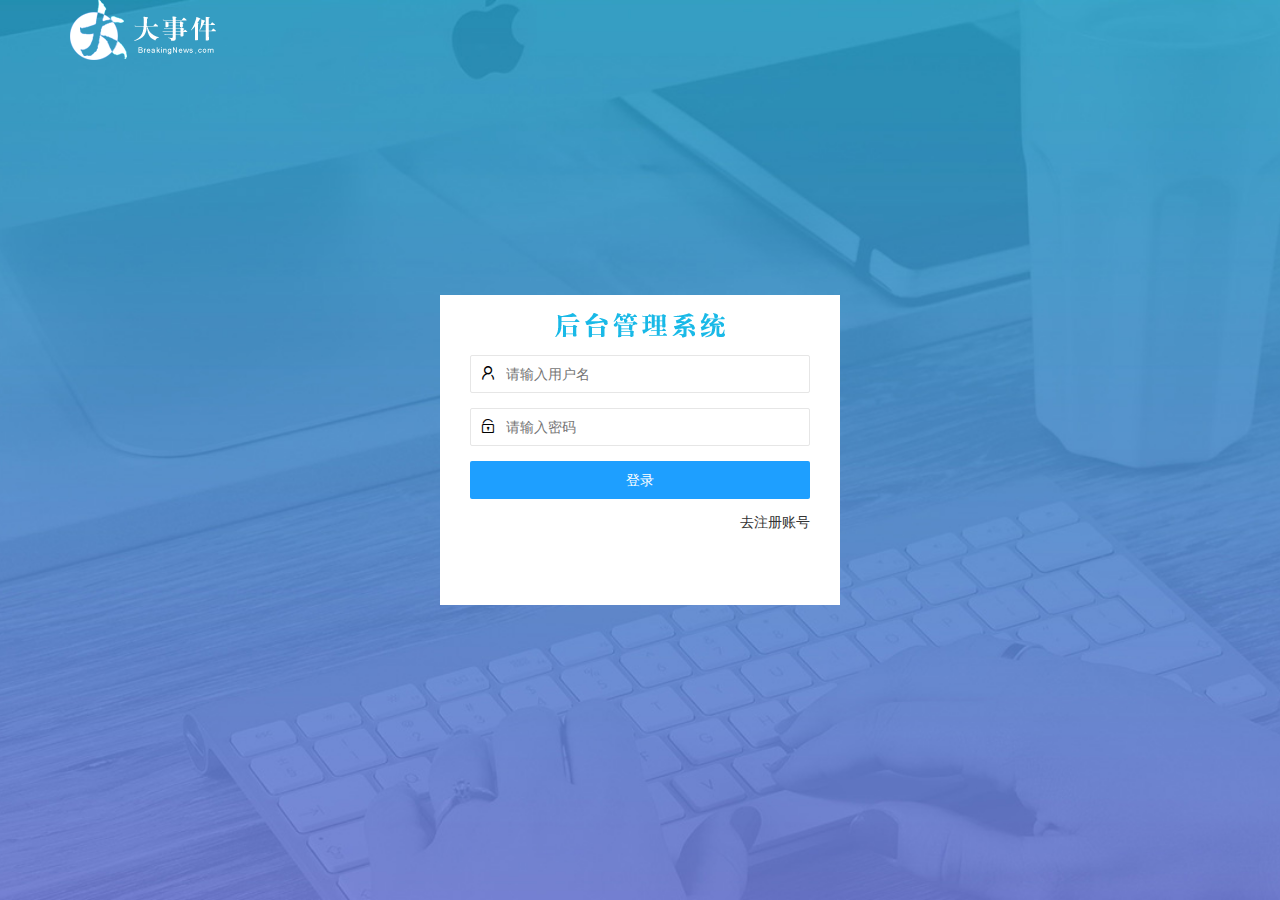
<file: login.html>
<!DOCTYPE html>
<html lang="en">

<head>
    <meta charset="UTF-8">
    <meta name="viewport" content="width=device-width, initial-scale=1.0">
    <title>Document</title>
    <link rel="stylesheet" href="/assets/lib/layui/css/layui.css">
    <link rel="stylesheet" href="/assets/css/login.css">

</head>

<body>
    <!-- 登录logo -->
    <div class="layui-main">
        <img src="/assets/images/logo.png" alt="">
    </div>
    <!-- 登录注册区域 -->
    <div class="loginAndRegBox">
        <!-- 标题 -->
        <div class="title-box"></div>
        <!-- 登录区域 -->
        <div class="login-box">
            <form class="layui-form" action="" id="form-login">
                <div class="layui-form-item">
                    <i class="layui-icon layui-icon-username"></i>
                    <input type="text" name="username" required lay-verify="required" placeholder="请输入用户名" autocomplete="off" class="layui-input">
                </div>
                <div class="layui-form-item">
                    <i class="layui-icon layui-icon-password"></i>
                    <input type="password" name="password" required lay-verify="required|pwd" placeholder="请输入密码" autocomplete="off" class="layui-input">
                </div>
                <div class="layui-form-item">
                    <button class="layui-btn layui-btn-normal layui-btn-fluid" lay-submit>登录</button>
                </div>
                <div class="layui-form-item link">
                    <a href="javascript:;" id="link-reg">去注册账号</a>
                </div>
            </form>
        </div>
        <!-- 注册区域 -->
        <div class="reg-box" style="display: none;">
            <form class="layui-form" action="" id="form-reg">
                <div class="layui-form-item">
                    <i class="layui-icon layui-icon-username"></i>
                    <input type="text" name="username" required lay-verify="required" placeholder="请输入用户名" autocomplete="off" class="layui-input">
                </div>
                <div class="layui-form-item">
                    <i class="layui-icon layui-icon-password"></i>
                    <input type="password" name="password" required lay-verify="required|pwd" placeholder="请输入密码" autocomplete="off" class="layui-input">
                </div>
                <div class="layui-form-item">
                    <i class="layui-icon layui-icon-password"></i>
                    <input type="password" name="repassword" required lay-verify="required|pwd|repwd" placeholder="请再次输入密码" autocomplete="off" class="layui-input">
                </div>
                <div class="layui-form-item">
                    <button class="layui-btn layui-btn-normal layui-btn-fluid" lay-submit>注册</button>
                </div>
                <div class="layui-form-item link">
                    <a href="javascript:;" id="link-login">去登录</a>
                </div>
            </form>
        </div>
    </div>


    <script src="/assets/lib/layui/layui.all.js"></script>
    <script src="/assets/lib/jquery.js"></script>
    <script src="/assets/js/baseAPI.js"></script>
    <script src="/assets/js/login.js"></script>
</body>

</html>
</file>
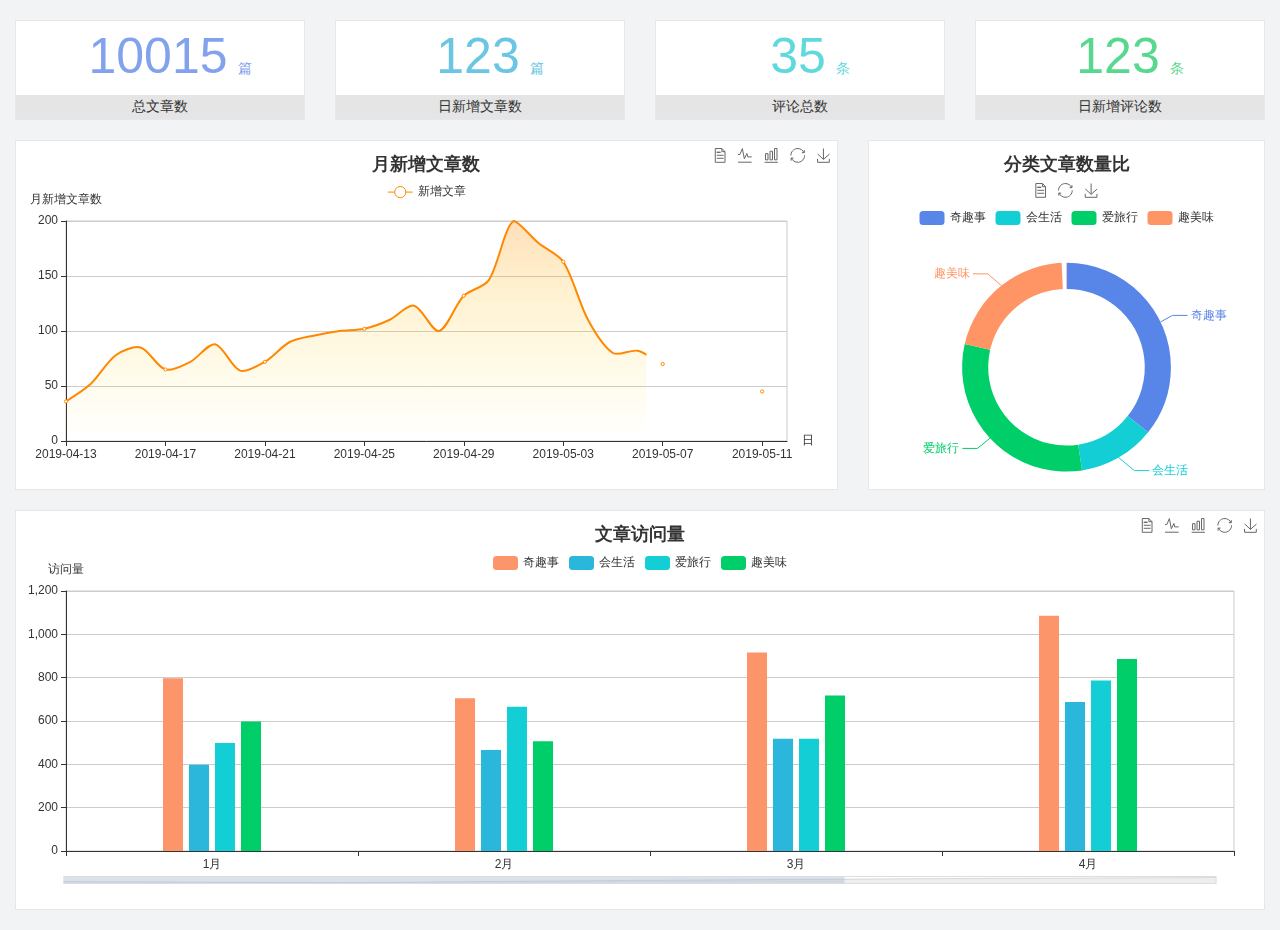
<file: home/dashboard.html>
<!DOCTYPE html>
<html lang="en">

<head>
  <meta charset="UTF-8">
  <meta name="viewport" content="width=device-width, initial-scale=1.0">
  <meta http-equiv="X-UA-Compatible" content="ie=edge">
  <title>图表统计</title>
  <link rel="stylesheet" href="../assets/lib/bootstrap.css" />
  <link rel="stylesheet" href="../assets/lib/main.css" />
  <script src="../assets/lib/jquery.js"></script>
  <script type="text/javascript" src="../assets/lib/echarts.min.js"></script>
</head>

<body>
  <div class="container-fluid">
    <div class="row spannel_list">
      <div class="col-sm-3 col-xs-6">
        <div class="spannel">
          <em>10015</em><span>篇</span>
          <b>总文章数</b>
        </div>
      </div>
      <div class="col-sm-3 col-xs-6">
        <div class="spannel scolor01">
          <em>123</em><span>篇</span>
          <b>日新增文章数</b>
        </div>
      </div>
      <div class="col-sm-3 col-xs-6">
        <div class="spannel scolor02">
          <em>35</em><span>条</span>
          <b>评论总数</b>
        </div>
      </div>
      <div class="col-sm-3 col-xs-6">
        <div class="spannel scolor03">
          <em>123</em><span>条</span>
          <b>日新增评论数</b>
        </div>
      </div>
    </div>
  </div>

  <div class="container-fluid">
    <div class="row curve-pie">
      <div class="col-lg-8 col-md-8">
        <div class="gragh_pannel" id="curve_show"></div>
      </div>
      <div class="col-lg-4 col-md-4">
        <div class="gragh_pannel" id="pie_show"></div>
      </div>
    </div>
  </div>

  <div class="container-fluid">
    <div class="column_pannel" id="column_show"></div>
  </div>

  <script>
    var oChart = echarts.init(document.getElementById('curve_show'));
    var aList_all = [
      { 'count': 36, 'date': '2019-04-13' },
      { 'count': 52, 'date': '2019-04-14' },
      { 'count': 78, 'date': '2019-04-15' },
      { 'count': 85, 'date': '2019-04-16' },
      { 'count': 65, 'date': '2019-04-17' },
      { 'count': 72, 'date': '2019-04-18' },
      { 'count': 88, 'date': '2019-04-19' },
      { 'count': 64, 'date': '2019-04-20' },
      { 'count': 72, 'date': '2019-04-21' },
      { 'count': 90, 'date': '2019-04-22' },
      { 'count': 96, 'date': '2019-04-23' },
      { 'count': 100, 'date': '2019-04-24' },
      { 'count': 102, 'date': '2019-04-25' },
      { 'count': 110, 'date': '2019-04-26' },
      { 'count': 123, 'date': '2019-04-27' },
      { 'count': 100, 'date': '2019-04-28' },
      { 'count': 132, 'date': '2019-04-29' },
      { 'count': 146, 'date': '2019-04-30' },
      { 'count': 200, 'date': '2019-05-01' },
      { 'count': 180, 'date': '2019-05-02' },
      { 'count': 163, 'date': '2019-05-03' },
      { 'count': 110, 'date': '2019-05-04' },
      { 'count': 80, 'date': '2019-05-05' },
      { 'count': 82, 'date': '2019-05-06' },
      { 'count': 70, 'date': '2019-05-07' },
      { 'count': 65, 'date': '2019-05-08' },
      { 'count': 54, 'date': '2019-05-09' },
      { 'count': 40, 'date': '2019-05-10' },
      { 'count': 45, 'date': '2019-05-11' },
      { 'count': 38, 'date': '2019-05-12' },
    ];

    let aCount = [];
    let aDate = [];

    for (var i = 0; i < aList_all.length; i++) {
      aCount.push(aList_all[i].count);
      aDate.push(aList_all[i].date);
    }

    var chartopt = {
      title: {
        text: '月新增文章数',
        left: 'center',
        top: '10'
      },
      tooltip: {
        trigger: 'axis'
      },
      legend: {
        data: ['新增文章'],
        top: '40'
      },
      toolbox: {
        show: true,
        feature: {
          mark: { show: true },
          dataView: { show: true, readOnly: false },
          magicType: { show: true, type: ['line', 'bar'] },
          restore: { show: true },
          saveAsImage: { show: true }
        }
      },
      calculable: true,
      xAxis: [
        {
          name: '日',
          type: 'category',
          boundaryGap: false,
          data: aDate
        }
      ],
      yAxis: [
        {
          name: '月新增文章数',
          type: 'value'
        }
      ],
      series: [
        {
          name: '新增文章',
          type: 'line',
          smooth: true,
          itemStyle: { normal: { areaStyle: { type: 'default' }, color: '#f80' }, lineStyle: { color: '#f80' } },
          data: aCount
        }],
      areaStyle: {
        normal: {
          color: new echarts.graphic.LinearGradient(0, 0, 0, 1, [{
            offset: 0,
            color: 'rgba(255,136,0,0.39)'
          }, {
            offset: .34,
            color: 'rgba(255,180,0,0.25)'
          }, {
            offset: 1,
            color: 'rgba(255,222,0,0.00)'
          }])

        }
      },
      grid: {
        show: true,
        x: 50,
        x2: 50,
        y: 80,
        height: 220
      }
    };

    oChart.setOption(chartopt);


    var oPie = echarts.init(document.getElementById('pie_show'));
    var oPieopt =
    {
      title: {
        top: 10,
        text: '分类文章数量比',
        x: 'center'
      },
      tooltip: {
        trigger: 'item',
        formatter: "{a} <br/>{b} : {c} ({d}%)"
      },
      color: ['#5885e8', '#13cfd5', '#00ce68', '#ff9565'],
      legend: {
        x: 'center',
        top: 65,
        data: ['奇趣事', '会生活', '爱旅行', '趣美味']
      },
      toolbox: {
        show: true,
        x: 'center',
        top: 35,
        feature: {
          mark: { show: true },
          dataView: { show: true, readOnly: false },
          magicType: {
            show: true,
            type: ['pie', 'funnel'],
            option: {
              funnel: {
                x: '25%',
                width: '50%',
                funnelAlign: 'left',
                max: 1548
              }
            }
          },
          restore: { show: true },
          saveAsImage: { show: true }
        }
      },
      calculable: true,
      series: [
        {
          name: '访问来源',
          type: 'pie',
          radius: ['45%', '60%'],
          center: ['50%', '65%'],
          data: [
            { value: 300, name: '奇趣事' },
            { value: 100, name: '会生活' },
            { value: 260, name: '爱旅行' },
            { value: 180, name: '趣美味' }
          ]
        }
      ]
    };
    oPie.setOption(oPieopt);



    var oColumn = this.echarts.init(document.getElementById('column_show'));
    var oColumnopt =
    {
      title: {
        text: '文章访问量',
        left: 'center',
        top: '10'
      },
      tooltip: {
        trigger: 'axis'
      },
      legend: {
        data: ['奇趣事', '会生活', '爱旅行', '趣美味'],
        top: '40'
      },
      toolbox: {
        show: true,
        feature: {
          mark: { show: true },
          dataView: { show: true, readOnly: false },
          magicType: { show: true, type: ['line', 'bar'] },
          restore: { show: true },
          saveAsImage: { show: true }
        }
      },
      calculable: true,
      xAxis: [
        {
          type: 'category',
          data: ['1月', '2月', '3月', '4月', '5月']
        }
      ],
      yAxis: [
        {
          name: '访问量',
          type: 'value'
        }
      ],
      series: [
        {
          name: '奇趣事',
          type: 'bar',
          barWidth: 20,
          itemStyle: {
            normal: { areaStyle: { type: 'default' }, color: '#fd956a' }
          },
          data: [800, 708, 920, 1090, 1200]
        },
        {
          name: '会生活',
          type: 'bar',
          barWidth: 20,
          itemStyle: {
            normal: { areaStyle: { type: 'default' }, color: '#2bb6db' }
          },
          data: [400, 468, 520, 690, 800]
        },
        {
          name: '爱旅行',
          type: 'bar',
          barWidth: 20,
          itemStyle: {
            normal: { areaStyle: { type: 'default' }, color: '#13cfd5' }
          },
          data: [500, 668, 520, 790, 900]
        },
        {
          name: '趣美味',
          type: 'bar',
          barWidth: 20,
          itemStyle: {
            normal: { areaStyle: { type: 'default' }, color: '#00ce68' }
          },
          data: [600, 508, 720, 890, 1000]
        }
      ],
      grid: {
        show: true,
        x: 50,
        x2: 30,
        y: 80,
        height: 260
      },
      dataZoom: [//给x轴设置滚动条
        {
          start: 0,//默认为0
          end: 100 - 1000 / 31,//默认为100
          type: 'slider',
          show: true,
          xAxisIndex: [0],
          handleSize: 0,//滑动条的 左右2个滑动条的大小
          height: 8,//组件高度
          left: 45, //左边的距离
          right: 50,//右边的距离
          bottom: 26,//右边的距离
          handleColor: '#ddd',//h滑动图标的颜色
          handleStyle: {
            borderColor: "#cacaca",
            borderWidth: "1",
            shadowBlur: 2,
            background: "#ddd",
            shadowColor: "#ddd",
          }
        }]
    };
    oColumn.setOption(oColumnopt);
  </script>
</body>

</html>
</file>
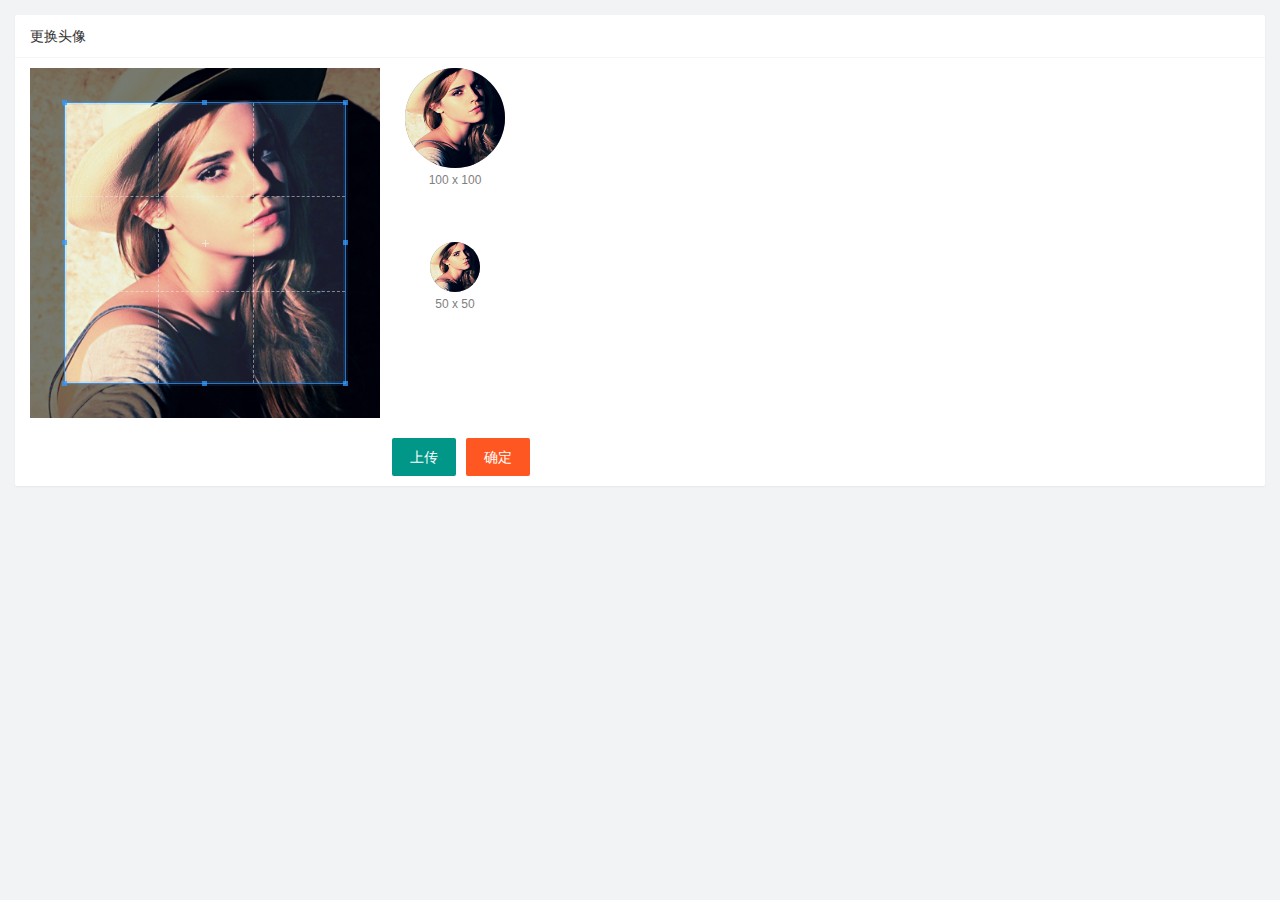
<file: user/user_avatar.html>
<!DOCTYPE html>
<html lang="en">

<head>
    <meta charset="UTF-8">
    <meta name="viewport" content="width=device-width, initial-scale=1.0">
    <title>Document</title>
    <link rel="stylesheet" href="/assets/lib/layui/css/layui.css">
    <link rel="stylesheet" href="/assets/lib/cropper/cropper.css">
    <link rel="stylesheet" href="/assets/css/user/user_avatar.css">
</head>

<body>
    <div class="layui-card">
        <div class="layui-card-header">更换头像</div>
        <div class="layui-card-body">
            <!-- 第一行的图片裁剪和预览区域 -->
            <div class="row1">
                <!-- 图片裁剪区域 -->
                <div class="cropper-box">
                    <!-- 这个 img 标签很重要，将来会把它初始化为裁剪区域 -->
                    <img id="image" src="/assets/images/sample.jpg" />
                </div>
                <!-- 图片的预览区域 -->
                <div class="preview-box">
                    <div>
                        <!-- 宽高为 100px 的预览区域 -->
                        <div class="img-preview w100"></div>
                        <p class="size">100 x 100</p>
                    </div>
                    <div>
                        <!-- 宽高为 50px 的预览区域 -->
                        <div class="img-preview w50"></div>
                        <p class="size">50 x 50</p>
                    </div>
                </div>
            </div>
            <!-- 第二行的按钮区域 -->
            <div class="row2">
                <input type="file" id="file" accept="image/png,image/jpeg">
                <button type="button" class="layui-btn" id="btnChooseImage">上传</button>
                <button type="button" class="layui-btn layui-btn-danger" id="btnUpload">确定</button>
            </div>


        </div>
    </div>





    <!-- 引用layui的js -->
    <script src="/assets/lib/layui/layui.all.js"></script>
    <!-- 插件的js,按顺序引入下面三个js文件 -->
    <script src="/assets/lib/jquery.js"></script>
    <script src="/assets/lib/cropper/Cropper.js"></script>
    <script src="/assets/lib/cropper/jquery-cropper.js"></script>
    <!-- 导入自己封装的baseAPI -->
    <script src="/assets/js/baseAPI.js"></script>
    <!-- 导入自己的js -->
    <script src="/assets/js/user/user_avatar.js"></script>
</body>

</html>
</file>
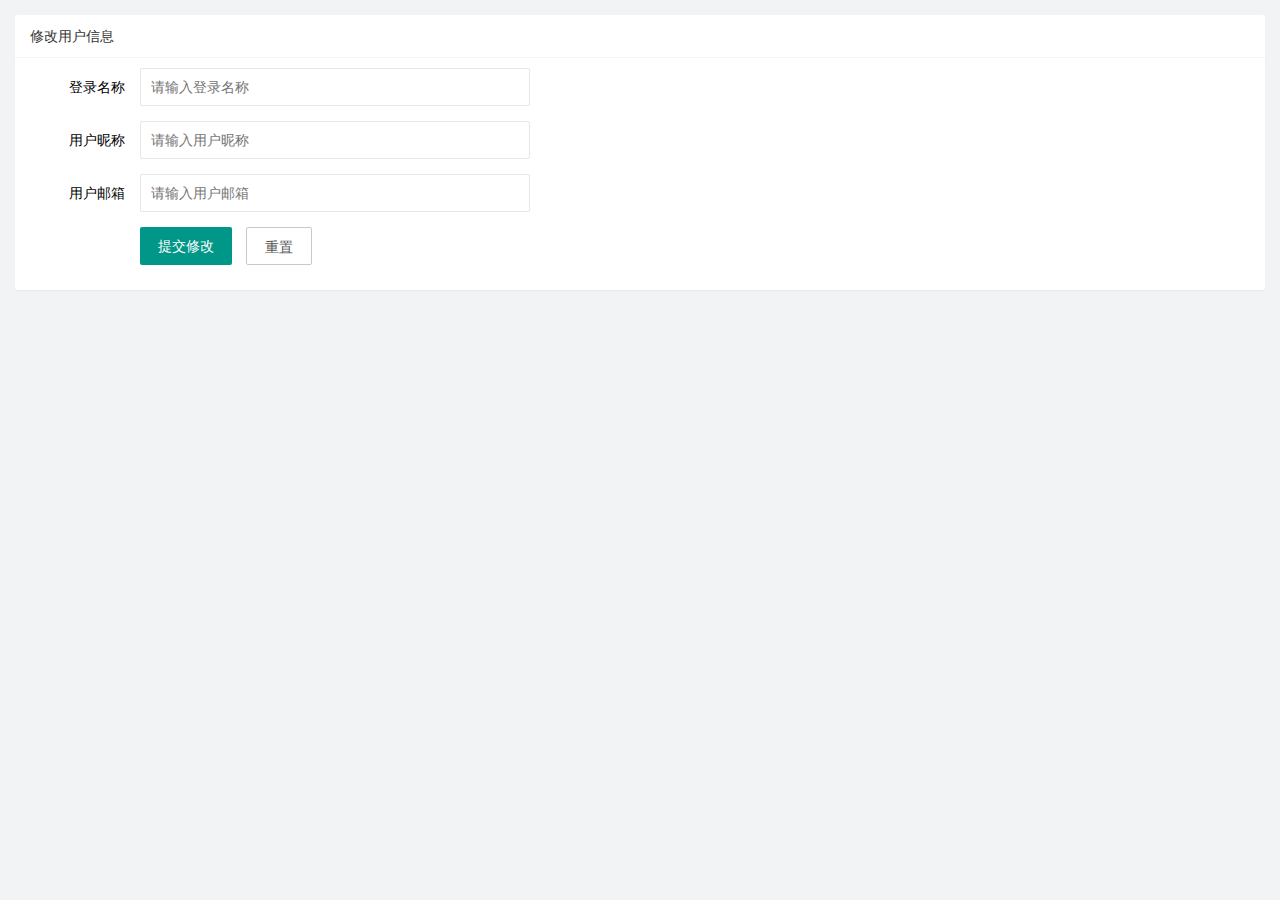
<file: user/user_info.html>
<!DOCTYPE html>
<html lang="en">

<head>
    <meta charset="UTF-8">
    <meta name="viewport" content="width=device-width, initial-scale=1.0">
    <title>Document</title>
    <link rel="stylesheet" href="/assets/lib/layui/css/layui.css">
    <link rel="stylesheet" href="/assets/css/user/user_info.css">
</head>

<body>
    <div class="layui-card">
        <div class="layui-card-header">修改用户信息</div>
        <div class="layui-card-body">
            <form class="layui-form" lay-filter="formUserInfo">
                <input type="hidden" name="id" />
                <!-- 1 -->
                <div class="layui-form-item">
                    <label class="layui-form-label" readonly>登录名称</label>
                    <div class="layui-input-block">
                        <input type="text" name="username" required lay-verify="required" placeholder="请输入登录名称" autocomplete="off" class="layui-input">
                    </div>
                </div>
                <!-- 2 -->
                <div class="layui-form-item">
                    <label class="layui-form-label">用户昵称</label>
                    <div class="layui-input-block">
                        <input type="text" name="nickname" required lay-verify="required|nickname" placeholder="请输入用户昵称" autocomplete="off" class="layui-input">
                    </div>
                </div>
                <!-- 3 -->
                <div class="layui-form-item">
                    <label class="layui-form-label">用户邮箱</label>
                    <div class="layui-input-block">
                        <input type="text" name="email" required lay-verify="required|email" placeholder="请输入用户邮箱" autocomplete="off" class="layui-input">
                    </div>
                </div>
                <!-- 4 -->
                <div class="layui-form-item">
                    <div class="layui-input-block">
                        <button class="layui-btn" lay-submit lay-filter="formDemo">提交修改</button>
                        <button type="reset" class="layui-btn layui-btn-primary" id="btnReset">重置</button>
                    </div>
                </div>
            </form>
        </div>
    </div>


    <script src="/assets/lib/layui/layui.all.js"></script>
    <script src="/assets/lib/jquery.js"></script>
    <script src="/assets/js/baseAPI.js"></script>
    <script src="/assets/js/user/user_info.js"></script>
</body>

</html>
</file>
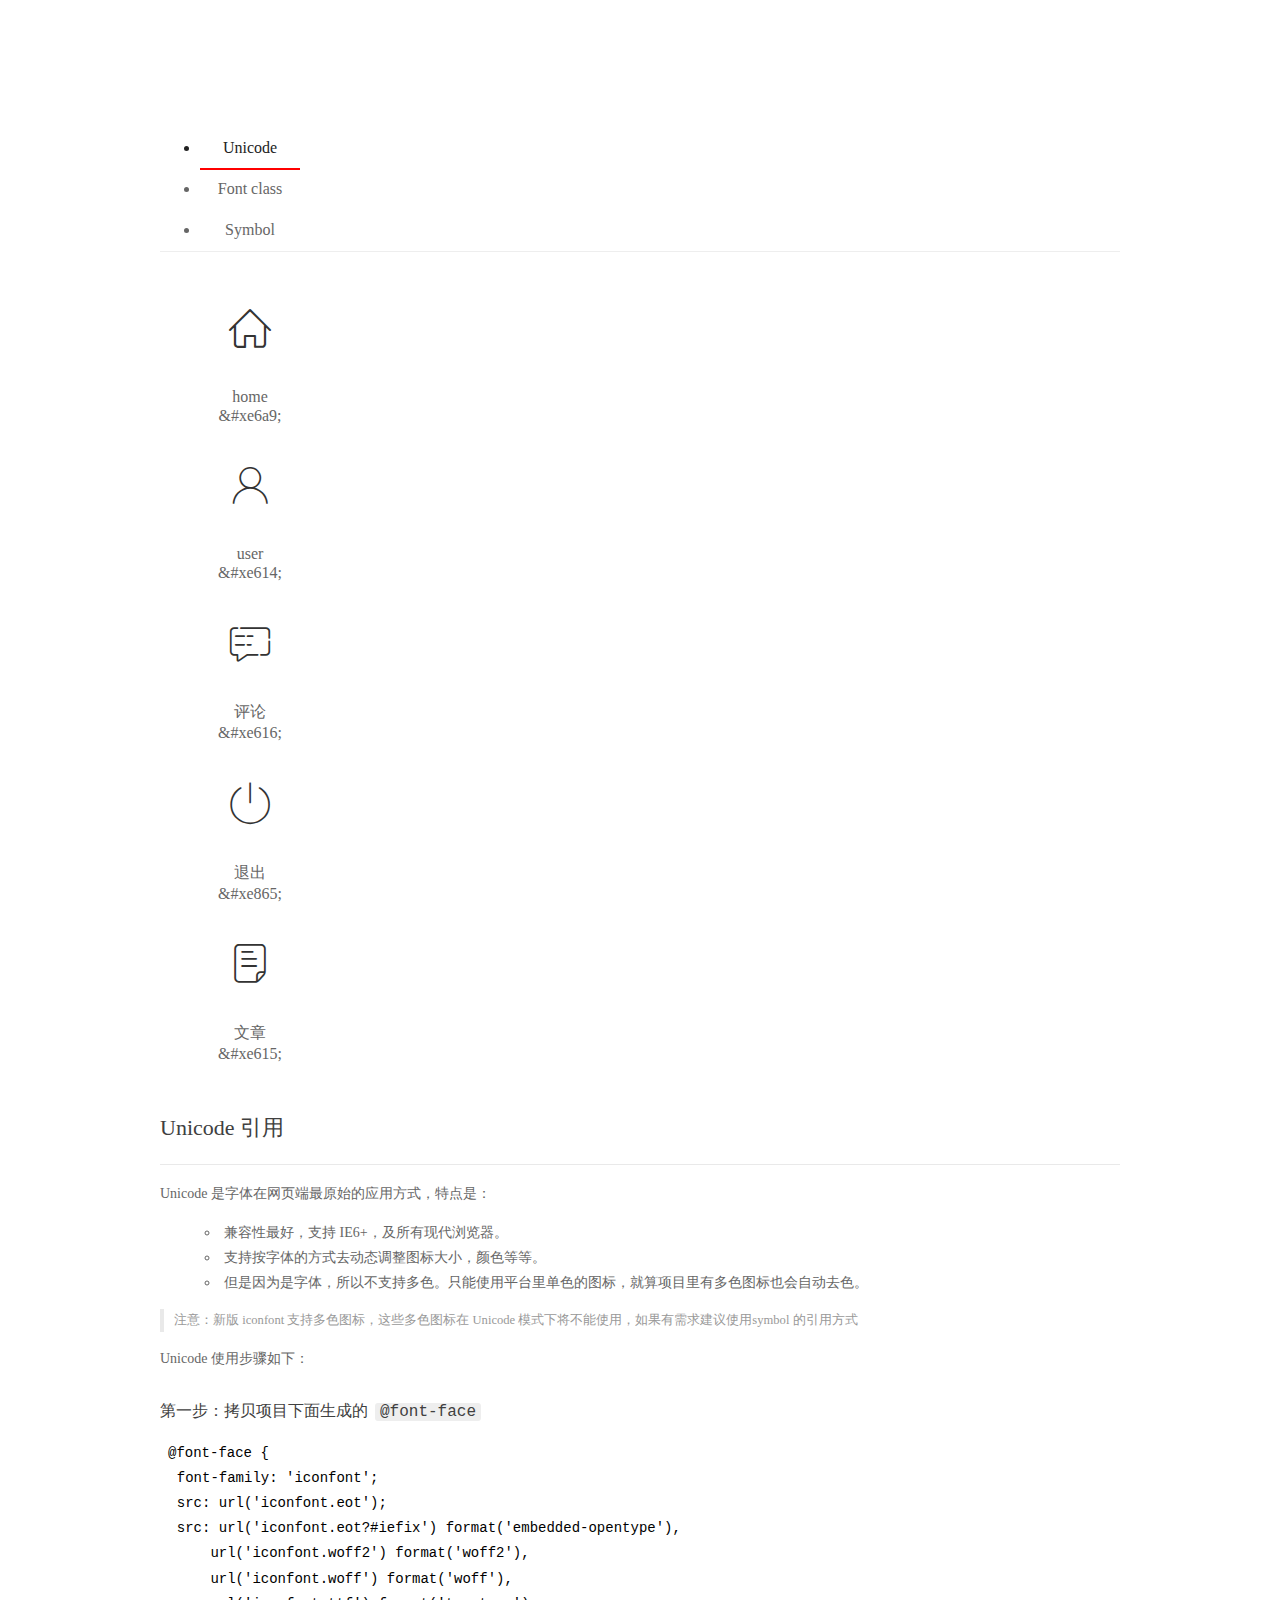
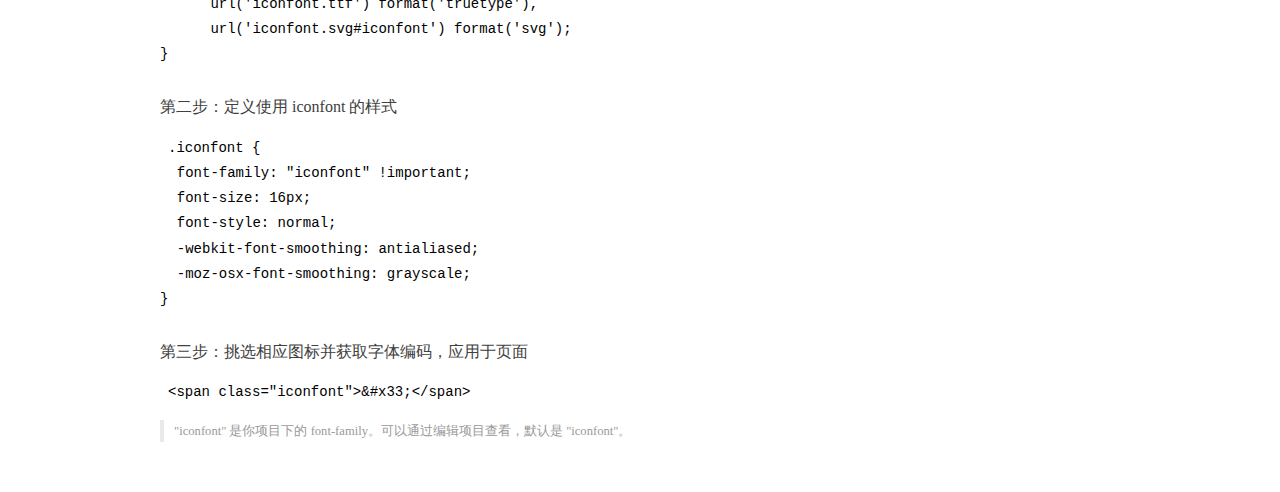
<file: assets/fonts/demo_index.html>
<!DOCTYPE html>
<html>
<head>
  <meta charset="utf-8"/>
  <title>IconFont Demo</title>
  <link rel="shortcut icon" href="https://gtms04.alicdn.com/tps/i4/TB1_oz6GVXXXXaFXpXXJDFnIXXX-64-64.ico" type="image/x-icon"/>
  <link rel="stylesheet" href="https://g.alicdn.com/thx/cube/1.3.2/cube.min.css">
  <link rel="stylesheet" href="demo.css">
  <link rel="stylesheet" href="iconfont.css">
  <script src="iconfont.js"></script>
  <!-- jQuery -->
  <script src="https://a1.alicdn.com/oss/uploads/2018/12/26/7bfddb60-08e8-11e9-9b04-53e73bb6408b.js"></script>
  <!-- 代码高亮 -->
  <script src="https://a1.alicdn.com/oss/uploads/2018/12/26/a3f714d0-08e6-11e9-8a15-ebf944d7534c.js"></script>
</head>
<body>
  <div class="main">
    <h1 class="logo"><a href="https://www.iconfont.cn/" title="iconfont 首页" target="_blank">&#xe86b;</a></h1>
    <div class="nav-tabs">
      <ul id="tabs" class="dib-box">
        <li class="dib active"><span>Unicode</span></li>
        <li class="dib"><span>Font class</span></li>
        <li class="dib"><span>Symbol</span></li>
      </ul>
      
    </div>
    <div class="tab-container">
      <div class="content unicode" style="display: block;">
          <ul class="icon_lists dib-box">
          
            <li class="dib">
              <span class="icon iconfont">&#xe6a9;</span>
                <div class="name">home</div>
                <div class="code-name">&amp;#xe6a9;</div>
              </li>
          
            <li class="dib">
              <span class="icon iconfont">&#xe614;</span>
                <div class="name">user</div>
                <div class="code-name">&amp;#xe614;</div>
              </li>
          
            <li class="dib">
              <span class="icon iconfont">&#xe616;</span>
                <div class="name">评论</div>
                <div class="code-name">&amp;#xe616;</div>
              </li>
          
            <li class="dib">
              <span class="icon iconfont">&#xe865;</span>
                <div class="name">退出</div>
                <div class="code-name">&amp;#xe865;</div>
              </li>
          
            <li class="dib">
              <span class="icon iconfont">&#xe615;</span>
                <div class="name">文章</div>
                <div class="code-name">&amp;#xe615;</div>
              </li>
          
          </ul>
          <div class="article markdown">
          <h2 id="unicode-">Unicode 引用</h2>
          <hr>

          <p>Unicode 是字体在网页端最原始的应用方式，特点是：</p>
          <ul>
            <li>兼容性最好，支持 IE6+，及所有现代浏览器。</li>
            <li>支持按字体的方式去动态调整图标大小，颜色等等。</li>
            <li>但是因为是字体，所以不支持多色。只能使用平台里单色的图标，就算项目里有多色图标也会自动去色。</li>
          </ul>
          <blockquote>
            <p>注意：新版 iconfont 支持多色图标，这些多色图标在 Unicode 模式下将不能使用，如果有需求建议使用symbol 的引用方式</p>
          </blockquote>
          <p>Unicode 使用步骤如下：</p>
          <h3 id="-font-face">第一步：拷贝项目下面生成的 <code>@font-face</code></h3>
<pre><code class="language-css"
>@font-face {
  font-family: 'iconfont';
  src: url('iconfont.eot');
  src: url('iconfont.eot?#iefix') format('embedded-opentype'),
      url('iconfont.woff2') format('woff2'),
      url('iconfont.woff') format('woff'),
      url('iconfont.ttf') format('truetype'),
      url('iconfont.svg#iconfont') format('svg');
}
</code></pre>
          <h3 id="-iconfont-">第二步：定义使用 iconfont 的样式</h3>
<pre><code class="language-css"
>.iconfont {
  font-family: "iconfont" !important;
  font-size: 16px;
  font-style: normal;
  -webkit-font-smoothing: antialiased;
  -moz-osx-font-smoothing: grayscale;
}
</code></pre>
          <h3 id="-">第三步：挑选相应图标并获取字体编码，应用于页面</h3>
<pre>
<code class="language-html"
>&lt;span class="iconfont"&gt;&amp;#x33;&lt;/span&gt;
</code></pre>
          <blockquote>
            <p>"iconfont" 是你项目下的 font-family。可以通过编辑项目查看，默认是 "iconfont"。</p>
          </blockquote>
          </div>
      </div>
      <div class="content font-class">
        <ul class="icon_lists dib-box">
          
          <li class="dib">
            <span class="icon iconfont icon-home"></span>
            <div class="name">
              home
            </div>
            <div class="code-name">.icon-home
            </div>
          </li>
          
          <li class="dib">
            <span class="icon iconfont icon-user"></span>
            <div class="name">
              user
            </div>
            <div class="code-name">.icon-user
            </div>
          </li>
          
          <li class="dib">
            <span class="icon iconfont icon-pinglun"></span>
            <div class="name">
              评论
            </div>
            <div class="code-name">.icon-pinglun
            </div>
          </li>
          
          <li class="dib">
            <span class="icon iconfont icon-tuichu"></span>
            <div class="name">
              退出
            </div>
            <div class="code-name">.icon-tuichu
            </div>
          </li>
          
          <li class="dib">
            <span class="icon iconfont icon-16"></span>
            <div class="name">
              文章
            </div>
            <div class="code-name">.icon-16
            </div>
          </li>
          
        </ul>
        <div class="article markdown">
        <h2 id="font-class-">font-class 引用</h2>
        <hr>

        <p>font-class 是 Unicode 使用方式的一种变种，主要是解决 Unicode 书写不直观，语意不明确的问题。</p>
        <p>与 Unicode 使用方式相比，具有如下特点：</p>
        <ul>
          <li>兼容性良好，支持 IE8+，及所有现代浏览器。</li>
          <li>相比于 Unicode 语意明确，书写更直观。可以很容易分辨这个 icon 是什么。</li>
          <li>因为使用 class 来定义图标，所以当要替换图标时，只需要修改 class 里面的 Unicode 引用。</li>
          <li>不过因为本质上还是使用的字体，所以多色图标还是不支持的。</li>
        </ul>
        <p>使用步骤如下：</p>
        <h3 id="-fontclass-">第一步：引入项目下面生成的 fontclass 代码：</h3>
<pre><code class="language-html">&lt;link rel="stylesheet" href="./iconfont.css"&gt;
</code></pre>
        <h3 id="-">第二步：挑选相应图标并获取类名，应用于页面：</h3>
<pre><code class="language-html">&lt;span class="iconfont icon-xxx"&gt;&lt;/span&gt;
</code></pre>
        <blockquote>
          <p>"
            iconfont" 是你项目下的 font-family。可以通过编辑项目查看，默认是 "iconfont"。</p>
        </blockquote>
      </div>
      </div>
      <div class="content symbol">
          <ul class="icon_lists dib-box">
          
            <li class="dib">
                <svg class="icon svg-icon" aria-hidden="true">
                  <use xlink:href="#icon-home"></use>
                </svg>
                <div class="name">home</div>
                <div class="code-name">#icon-home</div>
            </li>
          
            <li class="dib">
                <svg class="icon svg-icon" aria-hidden="true">
                  <use xlink:href="#icon-user"></use>
                </svg>
                <div class="name">user</div>
                <div class="code-name">#icon-user</div>
            </li>
          
            <li class="dib">
                <svg class="icon svg-icon" aria-hidden="true">
                  <use xlink:href="#icon-pinglun"></use>
                </svg>
                <div class="name">评论</div>
                <div class="code-name">#icon-pinglun</div>
            </li>
          
            <li class="dib">
                <svg class="icon svg-icon" aria-hidden="true">
                  <use xlink:href="#icon-tuichu"></use>
                </svg>
                <div class="name">退出</div>
                <div class="code-name">#icon-tuichu</div>
            </li>
          
            <li class="dib">
                <svg class="icon svg-icon" aria-hidden="true">
                  <use xlink:href="#icon-16"></use>
                </svg>
                <div class="name">文章</div>
                <div class="code-name">#icon-16</div>
            </li>
          
          </ul>
          <div class="article markdown">
          <h2 id="symbol-">Symbol 引用</h2>
          <hr>

          <p>这是一种全新的使用方式，应该说这才是未来的主流，也是平台目前推荐的用法。相关介绍可以参考这篇<a href="">文章</a>
            这种用法其实是做了一个 SVG 的集合，与另外两种相比具有如下特点：</p>
          <ul>
            <li>支持多色图标了，不再受单色限制。</li>
            <li>通过一些技巧，支持像字体那样，通过 <code>font-size</code>, <code>color</code> 来调整样式。</li>
            <li>兼容性较差，支持 IE9+，及现代浏览器。</li>
            <li>浏览器渲染 SVG 的性能一般，还不如 png。</li>
          </ul>
          <p>使用步骤如下：</p>
          <h3 id="-symbol-">第一步：引入项目下面生成的 symbol 代码：</h3>
<pre><code class="language-html">&lt;script src="./iconfont.js"&gt;&lt;/script&gt;
</code></pre>
          <h3 id="-css-">第二步：加入通用 CSS 代码（引入一次就行）：</h3>
<pre><code class="language-html">&lt;style&gt;
.icon {
  width: 1em;
  height: 1em;
  vertical-align: -0.15em;
  fill: currentColor;
  overflow: hidden;
}
&lt;/style&gt;
</code></pre>
          <h3 id="-">第三步：挑选相应图标并获取类名，应用于页面：</h3>
<pre><code class="language-html">&lt;svg class="icon" aria-hidden="true"&gt;
  &lt;use xlink:href="#icon-xxx"&gt;&lt;/use&gt;
&lt;/svg&gt;
</code></pre>
          </div>
      </div>

    </div>
  </div>
  <script>
  $(document).ready(function () {
      $('.tab-container .content:first').show()

      $('#tabs li').click(function (e) {
        var tabContent = $('.tab-container .content')
        var index = $(this).index()

        if ($(this).hasClass('active')) {
          return
        } else {
          $('#tabs li').removeClass('active')
          $(this).addClass('active')

          tabContent.hide().eq(index).fadeIn()
        }
      })
    })
  </script>
</body>
</html>
</file>
<file: assets/lib/layui/css/layui.css>
/** layui-v2.5.5 MIT License By https://www.layui.com */
 .layui-inline,img{display:inline-block;vertical-align:middle}h1,h2,h3,h4,h5,h6{font-weight:400}.layui-edge,.layui-header,.layui-inline,.layui-main{position:relative}.layui-body,.layui-edge,.layui-elip{overflow:hidden}.layui-btn,.layui-edge,.layui-inline,img{vertical-align:middle}.layui-btn,.layui-disabled,.layui-icon,.layui-unselect{-moz-user-select:none;-webkit-user-select:none;-ms-user-select:none}.layui-elip,.layui-form-checkbox span,.layui-form-pane .layui-form-label{text-overflow:ellipsis;white-space:nowrap}.layui-breadcrumb,.layui-tree-btnGroup{visibility:hidden}blockquote,body,button,dd,div,dl,dt,form,h1,h2,h3,h4,h5,h6,input,li,ol,p,pre,td,textarea,th,ul{margin:0;padding:0;-webkit-tap-highlight-color:rgba(0,0,0,0)}a:active,a:hover{outline:0}img{border:none}li{list-style:none}table{border-collapse:collapse;border-spacing:0}h4,h5,h6{font-size:100%}button,input,optgroup,option,select,textarea{font-family:inherit;font-size:inherit;font-style:inherit;font-weight:inherit;outline:0}pre{white-space:pre-wrap;white-space:-moz-pre-wrap;white-space:-pre-wrap;white-space:-o-pre-wrap;word-wrap:break-word}body{line-height:24px;font:14px Helvetica Neue,Helvetica,PingFang SC,Tahoma,Arial,sans-serif}hr{height:1px;margin:10px 0;border:0;clear:both}a{color:#333;text-decoration:none}a:hover{color:#777}a cite{font-style:normal;*cursor:pointer}.layui-border-box,.layui-border-box *{box-sizing:border-box}.layui-box,.layui-box *{box-sizing:content-box}.layui-clear{clear:both;*zoom:1}.layui-clear:after{content:'\20';clear:both;*zoom:1;display:block;height:0}.layui-inline{*display:inline;*zoom:1}.layui-edge{display:inline-block;width:0;height:0;border-width:6px;border-style:dashed;border-color:transparent}.layui-edge-top{top:-4px;border-bottom-color:#999;border-bottom-style:solid}.layui-edge-right{border-left-color:#999;border-left-style:solid}.layui-edge-bottom{top:2px;border-top-color:#999;border-top-style:solid}.layui-edge-left{border-right-color:#999;border-right-style:solid}.layui-disabled,.layui-disabled:hover{color:#d2d2d2!important;cursor:not-allowed!important}.layui-circle{border-radius:100%}.layui-show{display:block!important}.layui-hide{display:none!important}@font-face{font-family:layui-icon;src:url(../font/iconfont.eot?v=250);src:url(../font/iconfont.eot?v=250#iefix) format('embedded-opentype'),url(../font/iconfont.woff2?v=250) format('woff2'),url(../font/iconfont.woff?v=250) format('woff'),url(../font/iconfont.ttf?v=250) format('truetype'),url(../font/iconfont.svg?v=250#layui-icon) format('svg')}.layui-icon{font-family:layui-icon!important;font-size:16px;font-style:normal;-webkit-font-smoothing:antialiased;-moz-osx-font-smoothing:grayscale}.layui-icon-reply-fill:before{content:"\e611"}.layui-icon-set-fill:before{content:"\e614"}.layui-icon-menu-fill:before{content:"\e60f"}.layui-icon-search:before{content:"\e615"}.layui-icon-share:before{content:"\e641"}.layui-icon-set-sm:before{content:"\e620"}.layui-icon-engine:before{content:"\e628"}.layui-icon-close:before{content:"\1006"}.layui-icon-close-fill:before{content:"\1007"}.layui-icon-chart-screen:before{content:"\e629"}.layui-icon-star:before{content:"\e600"}.layui-icon-circle-dot:before{content:"\e617"}.layui-icon-chat:before{content:"\e606"}.layui-icon-release:before{content:"\e609"}.layui-icon-list:before{content:"\e60a"}.layui-icon-chart:before{content:"\e62c"}.layui-icon-ok-circle:before{content:"\1005"}.layui-icon-layim-theme:before{content:"\e61b"}.layui-icon-table:before{content:"\e62d"}.layui-icon-right:before{content:"\e602"}.layui-icon-left:before{content:"\e603"}.layui-icon-cart-simple:before{content:"\e698"}.layui-icon-face-cry:before{content:"\e69c"}.layui-icon-face-smile:before{content:"\e6af"}.layui-icon-survey:before{content:"\e6b2"}.layui-icon-tree:before{content:"\e62e"}.layui-icon-upload-circle:before{content:"\e62f"}.layui-icon-add-circle:before{content:"\e61f"}.layui-icon-download-circle:before{content:"\e601"}.layui-icon-templeate-1:before{content:"\e630"}.layui-icon-util:before{content:"\e631"}.layui-icon-face-surprised:before{content:"\e664"}.layui-icon-edit:before{content:"\e642"}.layui-icon-speaker:before{content:"\e645"}.layui-icon-down:before{content:"\e61a"}.layui-icon-file:before{content:"\e621"}.layui-icon-layouts:before{content:"\e632"}.layui-icon-rate-half:before{content:"\e6c9"}.layui-icon-add-circle-fine:before{content:"\e608"}.layui-icon-prev-circle:before{content:"\e633"}.layui-icon-read:before{content:"\e705"}.layui-icon-404:before{content:"\e61c"}.layui-icon-carousel:before{content:"\e634"}.layui-icon-help:before{content:"\e607"}.layui-icon-code-circle:before{content:"\e635"}.layui-icon-water:before{content:"\e636"}.layui-icon-username:before{content:"\e66f"}.layui-icon-find-fill:before{content:"\e670"}.layui-icon-about:before{content:"\e60b"}.layui-icon-location:before{content:"\e715"}.layui-icon-up:before{content:"\e619"}.layui-icon-pause:before{content:"\e651"}.layui-icon-date:before{content:"\e637"}.layui-icon-layim-uploadfile:before{content:"\e61d"}.layui-icon-delete:before{content:"\e640"}.layui-icon-play:before{content:"\e652"}.layui-icon-top:before{content:"\e604"}.layui-icon-friends:before{content:"\e612"}.layui-icon-refresh-3:before{content:"\e9aa"}.layui-icon-ok:before{content:"\e605"}.layui-icon-layer:before{content:"\e638"}.layui-icon-face-smile-fine:before{content:"\e60c"}.layui-icon-dollar:before{content:"\e659"}.layui-icon-group:before{content:"\e613"}.layui-icon-layim-download:before{content:"\e61e"}.layui-icon-picture-fine:before{content:"\e60d"}.layui-icon-link:before{content:"\e64c"}.layui-icon-diamond:before{content:"\e735"}.layui-icon-log:before{content:"\e60e"}.layui-icon-rate-solid:before{content:"\e67a"}.layui-icon-fonts-del:before{content:"\e64f"}.layui-icon-unlink:before{content:"\e64d"}.layui-icon-fonts-clear:before{content:"\e639"}.layui-icon-triangle-r:before{content:"\e623"}.layui-icon-circle:before{content:"\e63f"}.layui-icon-radio:before{content:"\e643"}.layui-icon-align-center:before{content:"\e647"}.layui-icon-align-right:before{content:"\e648"}.layui-icon-align-left:before{content:"\e649"}.layui-icon-loading-1:before{content:"\e63e"}.layui-icon-return:before{content:"\e65c"}.layui-icon-fonts-strong:before{content:"\e62b"}.layui-icon-upload:before{content:"\e67c"}.layui-icon-dialogue:before{content:"\e63a"}.layui-icon-video:before{content:"\e6ed"}.layui-icon-headset:before{content:"\e6fc"}.layui-icon-cellphone-fine:before{content:"\e63b"}.layui-icon-add-1:before{content:"\e654"}.layui-icon-face-smile-b:before{content:"\e650"}.layui-icon-fonts-html:before{content:"\e64b"}.layui-icon-form:before{content:"\e63c"}.layui-icon-cart:before{content:"\e657"}.layui-icon-camera-fill:before{content:"\e65d"}.layui-icon-tabs:before{content:"\e62a"}.layui-icon-fonts-code:before{content:"\e64e"}.layui-icon-fire:before{content:"\e756"}.layui-icon-set:before{content:"\e716"}.layui-icon-fonts-u:before{content:"\e646"}.layui-icon-triangle-d:before{content:"\e625"}.layui-icon-tips:before{content:"\e702"}.layui-icon-picture:before{content:"\e64a"}.layui-icon-more-vertical:before{content:"\e671"}.layui-icon-flag:before{content:"\e66c"}.layui-icon-loading:before{content:"\e63d"}.layui-icon-fonts-i:before{content:"\e644"}.layui-icon-refresh-1:before{content:"\e666"}.layui-icon-rmb:before{content:"\e65e"}.layui-icon-home:before{content:"\e68e"}.layui-icon-user:before{content:"\e770"}.layui-icon-notice:before{content:"\e667"}.layui-icon-login-weibo:before{content:"\e675"}.layui-icon-voice:before{content:"\e688"}.layui-icon-upload-drag:before{content:"\e681"}.layui-icon-login-qq:before{content:"\e676"}.layui-icon-snowflake:before{content:"\e6b1"}.layui-icon-file-b:before{content:"\e655"}.layui-icon-template:before{content:"\e663"}.layui-icon-auz:before{content:"\e672"}.layui-icon-console:before{content:"\e665"}.layui-icon-app:before{content:"\e653"}.layui-icon-prev:before{content:"\e65a"}.layui-icon-website:before{content:"\e7ae"}.layui-icon-next:before{content:"\e65b"}.layui-icon-component:before{content:"\e857"}.layui-icon-more:before{content:"\e65f"}.layui-icon-login-wechat:before{content:"\e677"}.layui-icon-shrink-right:before{content:"\e668"}.layui-icon-spread-left:before{content:"\e66b"}.layui-icon-camera:before{content:"\e660"}.layui-icon-note:before{content:"\e66e"}.layui-icon-refresh:before{content:"\e669"}.layui-icon-female:before{content:"\e661"}.layui-icon-male:before{content:"\e662"}.layui-icon-password:before{content:"\e673"}.layui-icon-senior:before{content:"\e674"}.layui-icon-theme:before{content:"\e66a"}.layui-icon-tread:before{content:"\e6c5"}.layui-icon-praise:before{content:"\e6c6"}.layui-icon-star-fill:before{content:"\e658"}.layui-icon-rate:before{content:"\e67b"}.layui-icon-template-1:before{content:"\e656"}.layui-icon-vercode:before{content:"\e679"}.layui-icon-cellphone:before{content:"\e678"}.layui-icon-screen-full:before{content:"\e622"}.layui-icon-screen-restore:before{content:"\e758"}.layui-icon-cols:before{content:"\e610"}.layui-icon-export:before{content:"\e67d"}.layui-icon-print:before{content:"\e66d"}.layui-icon-slider:before{content:"\e714"}.layui-icon-addition:before{content:"\e624"}.layui-icon-subtraction:before{content:"\e67e"}.layui-icon-service:before{content:"\e626"}.layui-icon-transfer:before{content:"\e691"}.layui-main{width:1140px;margin:0 auto}.layui-header{z-index:1000;height:60px}.layui-header a:hover{transition:all .5s;-webkit-transition:all .5s}.layui-side{position:fixed;left:0;top:0;bottom:0;z-index:999;width:200px;overflow-x:hidden}.layui-side-scroll{position:relative;width:220px;height:100%;overflow-x:hidden}.layui-body{position:absolute;left:200px;right:0;top:0;bottom:0;z-index:998;width:auto;overflow-y:auto;box-sizing:border-box}.layui-layout-body{overflow:hidden}.layui-layout-admin .layui-header{background-color:#23262E}.layui-layout-admin .layui-side{top:60px;width:200px;overflow-x:hidden}.layui-layout-admin .layui-body{position:fixed;top:60px;bottom:44px}.layui-layout-admin .layui-main{width:auto;margin:0 15px}.layui-layout-admin .layui-footer{position:fixed;left:200px;right:0;bottom:0;height:44px;line-height:44px;padding:0 15px;background-color:#eee}.layui-layout-admin .layui-logo{position:absolute;left:0;top:0;width:200px;height:100%;line-height:60px;text-align:center;color:#009688;font-size:16px}.layui-layout-admin .layui-header .layui-nav{background:0 0}.layui-layout-left{position:absolute!important;left:200px;top:0}.layui-layout-right{position:absolute!important;right:0;top:0}.layui-container{position:relative;margin:0 auto;padding:0 15px;box-sizing:border-box}.layui-fluid{position:relative;margin:0 auto;padding:0 15px}.layui-row:after,.layui-row:before{content:'';display:block;clear:both}.layui-col-lg1,.layui-col-lg10,.layui-col-lg11,.layui-col-lg12,.layui-col-lg2,.layui-col-lg3,.layui-col-lg4,.layui-col-lg5,.layui-col-lg6,.layui-col-lg7,.layui-col-lg8,.layui-col-lg9,.layui-col-md1,.layui-col-md10,.layui-col-md11,.layui-col-md12,.layui-col-md2,.layui-col-md3,.layui-col-md4,.layui-col-md5,.layui-col-md6,.layui-col-md7,.layui-col-md8,.layui-col-md9,.layui-col-sm1,.layui-col-sm10,.layui-col-sm11,.layui-col-sm12,.layui-col-sm2,.layui-col-sm3,.layui-col-sm4,.layui-col-sm5,.layui-col-sm6,.layui-col-sm7,.layui-col-sm8,.layui-col-sm9,.layui-col-xs1,.layui-col-xs10,.layui-col-xs11,.layui-col-xs12,.layui-col-xs2,.layui-col-xs3,.layui-col-xs4,.layui-col-xs5,.layui-col-xs6,.layui-col-xs7,.layui-col-xs8,.layui-col-xs9{position:relative;display:block;box-sizing:border-box}.layui-col-xs1,.layui-col-xs10,.layui-col-xs11,.layui-col-xs12,.layui-col-xs2,.layui-col-xs3,.layui-col-xs4,.layui-col-xs5,.layui-col-xs6,.layui-col-xs7,.layui-col-xs8,.layui-col-xs9{float:left}.layui-col-xs1{width:8.33333333%}.layui-col-xs2{width:16.66666667%}.layui-col-xs3{width:25%}.layui-col-xs4{width:33.33333333%}.layui-col-xs5{width:41.66666667%}.layui-col-xs6{width:50%}.layui-col-xs7{width:58.33333333%}.layui-col-xs8{width:66.66666667%}.layui-col-xs9{width:75%}.layui-col-xs10{width:83.33333333%}.layui-col-xs11{width:91.66666667%}.layui-col-xs12{width:100%}.layui-col-xs-offset1{margin-left:8.33333333%}.layui-col-xs-offset2{margin-left:16.66666667%}.layui-col-xs-offset3{margin-left:25%}.layui-col-xs-offset4{margin-left:33.33333333%}.layui-col-xs-offset5{margin-left:41.66666667%}.layui-col-xs-offset6{margin-left:50%}.layui-col-xs-offset7{margin-left:58.33333333%}.layui-col-xs-offset8{margin-left:66.66666667%}.layui-col-xs-offset9{margin-left:75%}.layui-col-xs-offset10{margin-left:83.33333333%}.layui-col-xs-offset11{margin-left:91.66666667%}.layui-col-xs-offset12{margin-left:100%}@media screen and (max-width:768px){.layui-hide-xs{display:none!important}.layui-show-xs-block{display:block!important}.layui-show-xs-inline{display:inline!important}.layui-show-xs-inline-block{display:inline-block!important}}@media screen and (min-width:768px){.layui-container{width:750px}.layui-hide-sm{display:none!important}.layui-show-sm-block{display:block!important}.layui-show-sm-inline{display:inline!important}.layui-show-sm-inline-block{display:inline-block!important}.layui-col-sm1,.layui-col-sm10,.layui-col-sm11,.layui-col-sm12,.layui-col-sm2,.layui-col-sm3,.layui-col-sm4,.layui-col-sm5,.layui-col-sm6,.layui-col-sm7,.layui-col-sm8,.layui-col-sm9{float:left}.layui-col-sm1{width:8.33333333%}.layui-col-sm2{width:16.66666667%}.layui-col-sm3{width:25%}.layui-col-sm4{width:33.33333333%}.layui-col-sm5{width:41.66666667%}.layui-col-sm6{width:50%}.layui-col-sm7{width:58.33333333%}.layui-col-sm8{width:66.66666667%}.layui-col-sm9{width:75%}.layui-col-sm10{width:83.33333333%}.layui-col-sm11{width:91.66666667%}.layui-col-sm12{width:100%}.layui-col-sm-offset1{margin-left:8.33333333%}.layui-col-sm-offset2{margin-left:16.66666667%}.layui-col-sm-offset3{margin-left:25%}.layui-col-sm-offset4{margin-left:33.33333333%}.layui-col-sm-offset5{margin-left:41.66666667%}.layui-col-sm-offset6{margin-left:50%}.layui-col-sm-offset7{margin-left:58.33333333%}.layui-col-sm-offset8{margin-left:66.66666667%}.layui-col-sm-offset9{margin-left:75%}.layui-col-sm-offset10{margin-left:83.33333333%}.layui-col-sm-offset11{margin-left:91.66666667%}.layui-col-sm-offset12{margin-left:100%}}@media screen and (min-width:992px){.layui-container{width:970px}.layui-hide-md{display:none!important}.layui-show-md-block{display:block!important}.layui-show-md-inline{display:inline!important}.layui-show-md-inline-block{display:inline-block!important}.layui-col-md1,.layui-col-md10,.layui-col-md11,.layui-col-md12,.layui-col-md2,.layui-col-md3,.layui-col-md4,.layui-col-md5,.layui-col-md6,.layui-col-md7,.layui-col-md8,.layui-col-md9{float:left}.layui-col-md1{width:8.33333333%}.layui-col-md2{width:16.66666667%}.layui-col-md3{width:25%}.layui-col-md4{width:33.33333333%}.layui-col-md5{width:41.66666667%}.layui-col-md6{width:50%}.layui-col-md7{width:58.33333333%}.layui-col-md8{width:66.66666667%}.layui-col-md9{width:75%}.layui-col-md10{width:83.33333333%}.layui-col-md11{width:91.66666667%}.layui-col-md12{width:100%}.layui-col-md-offset1{margin-left:8.33333333%}.layui-col-md-offset2{margin-left:16.66666667%}.layui-col-md-offset3{margin-left:25%}.layui-col-md-offset4{margin-left:33.33333333%}.layui-col-md-offset5{margin-left:41.66666667%}.layui-col-md-offset6{margin-left:50%}.layui-col-md-offset7{margin-left:58.33333333%}.layui-col-md-offset8{margin-left:66.66666667%}.layui-col-md-offset9{margin-left:75%}.layui-col-md-offset10{margin-left:83.33333333%}.layui-col-md-offset11{margin-left:91.66666667%}.layui-col-md-offset12{margin-left:100%}}@media screen and (min-width:1200px){.layui-container{width:1170px}.layui-hide-lg{display:none!important}.layui-show-lg-block{display:block!important}.layui-show-lg-inline{display:inline!important}.layui-show-lg-inline-block{display:inline-block!important}.layui-col-lg1,.layui-col-lg10,.layui-col-lg11,.layui-col-lg12,.layui-col-lg2,.layui-col-lg3,.layui-col-lg4,.layui-col-lg5,.layui-col-lg6,.layui-col-lg7,.layui-col-lg8,.layui-col-lg9{float:left}.layui-col-lg1{width:8.33333333%}.layui-col-lg2{width:16.66666667%}.layui-col-lg3{width:25%}.layui-col-lg4{width:33.33333333%}.layui-col-lg5{width:41.66666667%}.layui-col-lg6{width:50%}.layui-col-lg7{width:58.33333333%}.layui-col-lg8{width:66.66666667%}.layui-col-lg9{width:75%}.layui-col-lg10{width:83.33333333%}.layui-col-lg11{width:91.66666667%}.layui-col-lg12{width:100%}.layui-col-lg-offset1{margin-left:8.33333333%}.layui-col-lg-offset2{margin-left:16.66666667%}.layui-col-lg-offset3{margin-left:25%}.layui-col-lg-offset4{margin-left:33.33333333%}.layui-col-lg-offset5{margin-left:41.66666667%}.layui-col-lg-offset6{margin-left:50%}.layui-col-lg-offset7{margin-left:58.33333333%}.layui-col-lg-offset8{margin-left:66.66666667%}.layui-col-lg-offset9{margin-left:75%}.layui-col-lg-offset10{margin-left:83.33333333%}.layui-col-lg-offset11{margin-left:91.66666667%}.layui-col-lg-offset12{margin-left:100%}}.layui-col-space1{margin:-.5px}.layui-col-space1>*{padding:.5px}.layui-col-space3{margin:-1.5px}.layui-col-space3>*{padding:1.5px}.layui-col-space5{margin:-2.5px}.layui-col-space5>*{padding:2.5px}.layui-col-space8{margin:-3.5px}.layui-col-space8>*{padding:3.5px}.layui-col-space10{margin:-5px}.layui-col-space10>*{padding:5px}.layui-col-space12{margin:-6px}.layui-col-space12>*{padding:6px}.layui-col-space15{margin:-7.5px}.layui-col-space15>*{padding:7.5px}.layui-col-space18{margin:-9px}.layui-col-space18>*{padding:9px}.layui-col-space20{margin:-10px}.layui-col-space20>*{padding:10px}.layui-col-space22{margin:-11px}.layui-col-space22>*{padding:11px}.layui-col-space25{margin:-12.5px}.layui-col-space25>*{padding:12.5px}.layui-col-space30{margin:-15px}.layui-col-space30>*{padding:15px}.layui-btn,.layui-input,.layui-select,.layui-textarea,.layui-upload-button{outline:0;-webkit-appearance:none;transition:all .3s;-webkit-transition:all .3s;box-sizing:border-box}.layui-elem-quote{margin-bottom:10px;padding:15px;line-height:22px;border-left:5px solid #009688;border-radius:0 2px 2px 0;background-color:#f2f2f2}.layui-quote-nm{border-style:solid;border-width:1px 1px 1px 5px;background:0 0}.layui-elem-field{margin-bottom:10px;padding:0;border-width:1px;border-style:solid}.layui-elem-field legend{margin-left:20px;padding:0 10px;font-size:20px;font-weight:300}.layui-field-title{margin:10px 0 20px;border-width:1px 0 0}.layui-field-box{padding:10px 15px}.layui-field-title .layui-field-box{padding:10px 0}.layui-progress{position:relative;height:6px;border-radius:20px;background-color:#e2e2e2}.layui-progress-bar{position:absolute;left:0;top:0;width:0;max-width:100%;height:6px;border-radius:20px;text-align:right;background-color:#5FB878;transition:all .3s;-webkit-transition:all .3s}.layui-progress-big,.layui-progress-big .layui-progress-bar{height:18px;line-height:18px}.layui-progress-text{position:relative;top:-20px;line-height:18px;font-size:12px;color:#666}.layui-progress-big .layui-progress-text{position:static;padding:0 10px;color:#fff}.layui-collapse{border-width:1px;border-style:solid;border-radius:2px}.layui-colla-content,.layui-colla-item{border-top-width:1px;border-top-style:solid}.layui-colla-item:first-child{border-top:none}.layui-colla-title{position:relative;height:42px;line-height:42px;padding:0 15px 0 35px;color:#333;background-color:#f2f2f2;cursor:pointer;font-size:14px;overflow:hidden}.layui-colla-content{display:none;padding:10px 15px;line-height:22px;color:#666}.layui-colla-icon{position:absolute;left:15px;top:0;font-size:14px}.layui-card{margin-bottom:15px;border-radius:2px;background-color:#fff;box-shadow:0 1px 2px 0 rgba(0,0,0,.05)}.layui-card:last-child{margin-bottom:0}.layui-card-header{position:relative;height:42px;line-height:42px;padding:0 15px;border-bottom:1px solid #f6f6f6;color:#333;border-radius:2px 2px 0 0;font-size:14px}.layui-bg-black,.layui-bg-blue,.layui-bg-cyan,.layui-bg-green,.layui-bg-orange,.layui-bg-red{color:#fff!important}.layui-card-body{position:relative;padding:10px 15px;line-height:24px}.layui-card-body[pad15]{padding:15px}.layui-card-body[pad20]{padding:20px}.layui-card-body .layui-table{margin:5px 0}.layui-card .layui-tab{margin:0}.layui-panel-window{position:relative;padding:15px;border-radius:0;border-top:5px solid #E6E6E6;background-color:#fff}.layui-auxiliar-moving{position:fixed;left:0;right:0;top:0;bottom:0;width:100%;height:100%;background:0 0;z-index:9999999999}.layui-form-label,.layui-form-mid,.layui-form-select,.layui-input-block,.layui-input-inline,.layui-textarea{position:relative}.layui-bg-red{background-color:#FF5722!important}.layui-bg-orange{background-color:#FFB800!important}.layui-bg-green{background-color:#009688!important}.layui-bg-cyan{background-color:#2F4056!important}.layui-bg-blue{background-color:#1E9FFF!important}.layui-bg-black{background-color:#393D49!important}.layui-bg-gray{background-color:#eee!important;color:#666!important}.layui-badge-rim,.layui-colla-content,.layui-colla-item,.layui-collapse,.layui-elem-field,.layui-form-pane .layui-form-item[pane],.layui-form-pane .layui-form-label,.layui-input,.layui-layedit,.layui-layedit-tool,.layui-quote-nm,.layui-select,.layui-tab-bar,.layui-tab-card,.layui-tab-title,.layui-tab-title .layui-this:after,.layui-textarea{border-color:#e6e6e6}.layui-timeline-item:before,hr{background-color:#e6e6e6}.layui-text{line-height:22px;font-size:14px;color:#666}.layui-text h1,.layui-text h2,.layui-text h3{font-weight:500;color:#333}.layui-text h1{font-size:30px}.layui-text h2{font-size:24px}.layui-text h3{font-size:18px}.layui-text a:not(.layui-btn){color:#01AAED}.layui-text a:not(.layui-btn):hover{text-decoration:underline}.layui-text ul{padding:5px 0 5px 15px}.layui-text ul li{margin-top:5px;list-style-type:disc}.layui-text em,.layui-word-aux{color:#999!important;padding:0 5px!important}.layui-btn{display:inline-block;height:38px;line-height:38px;padding:0 18px;background-color:#009688;color:#fff;white-space:nowrap;text-align:center;font-size:14px;border:none;border-radius:2px;cursor:pointer}.layui-btn:hover{opacity:.8;filter:alpha(opacity=80);color:#fff}.layui-btn:active{opacity:1;filter:alpha(opacity=100)}.layui-btn+.layui-btn{margin-left:10px}.layui-btn-container{font-size:0}.layui-btn-container .layui-btn{margin-right:10px;margin-bottom:10px}.layui-btn-container .layui-btn+.layui-btn{margin-left:0}.layui-table .layui-btn-container .layui-btn{margin-bottom:9px}.layui-btn-radius{border-radius:100px}.layui-btn .layui-icon{margin-right:3px;font-size:18px;vertical-align:bottom;vertical-align:middle\9}.layui-btn-primary{border:1px solid #C9C9C9;background-color:#fff;color:#555}.layui-btn-primary:hover{border-color:#009688;color:#333}.layui-btn-normal{background-color:#1E9FFF}.layui-btn-warm{background-color:#FFB800}.layui-btn-danger{background-color:#FF5722}.layui-btn-checked{background-color:#5FB878}.layui-btn-disabled,.layui-btn-disabled:active,.layui-btn-disabled:hover{border:1px solid #e6e6e6;background-color:#FBFBFB;color:#C9C9C9;cursor:not-allowed;opacity:1}.layui-btn-lg{height:44px;line-height:44px;padding:0 25px;font-size:16px}.layui-btn-sm{height:30px;line-height:30px;padding:0 10px;font-size:12px}.layui-btn-sm i{font-size:16px!important}.layui-btn-xs{height:22px;line-height:22px;padding:0 5px;font-size:12px}.layui-btn-xs i{font-size:14px!important}.layui-btn-group{display:inline-block;vertical-align:middle;font-size:0}.layui-btn-group .layui-btn{margin-left:0!important;margin-right:0!important;border-left:1px solid rgba(255,255,255,.5);border-radius:0}.layui-btn-group .layui-btn-primary{border-left:none}.layui-btn-group .layui-btn-primary:hover{border-color:#C9C9C9;color:#009688}.layui-btn-group .layui-btn:first-child{border-left:none;border-radius:2px 0 0 2px}.layui-btn-group .layui-btn-primary:first-child{border-left:1px solid #c9c9c9}.layui-btn-group .layui-btn:last-child{border-radius:0 2px 2px 0}.layui-btn-group .layui-btn+.layui-btn{margin-left:0}.layui-btn-group+.layui-btn-group{margin-left:10px}.layui-btn-fluid{width:100%}.layui-input,.layui-select,.layui-textarea{height:38px;line-height:1.3;line-height:38px\9;border-width:1px;border-style:solid;background-color:#fff;border-radius:2px}.layui-input::-webkit-input-placeholder,.layui-select::-webkit-input-placeholder,.layui-textarea::-webkit-input-placeholder{line-height:1.3}.layui-input,.layui-textarea{display:block;width:100%;padding-left:10px}.layui-input:hover,.layui-textarea:hover{border-color:#D2D2D2!important}.layui-input:focus,.layui-textarea:focus{border-color:#C9C9C9!important}.layui-textarea{min-height:100px;height:auto;line-height:20px;padding:6px 10px;resize:vertical}.layui-select{padding:0 10px}.layui-form input[type=checkbox],.layui-form input[type=radio],.layui-form select{display:none}.layui-form [lay-ignore]{display:initial}.layui-form-item{margin-bottom:15px;clear:both;*zoom:1}.layui-form-item:after{content:'\20';clear:both;*zoom:1;display:block;height:0}.layui-form-label{float:left;display:block;padding:9px 15px;width:80px;font-weight:400;line-height:20px;text-align:right}.layui-form-label-col{display:block;float:none;padding:9px 0;line-height:20px;text-align:left}.layui-form-item .layui-inline{margin-bottom:5px;margin-right:10px}.layui-input-block{margin-left:110px;min-height:36px}.layui-input-inline{display:inline-block;vertical-align:middle}.layui-form-item .layui-input-inline{float:left;width:190px;margin-right:10px}.layui-form-text .layui-input-inline{width:auto}.layui-form-mid{float:left;display:block;padding:9px 0!important;line-height:20px;margin-right:10px}.layui-form-danger+.layui-form-select .layui-input,.layui-form-danger:focus{border-color:#FF5722!important}.layui-form-select .layui-input{padding-right:30px;cursor:pointer}.layui-form-select .layui-edge{position:absolute;right:10px;top:50%;margin-top:-3px;cursor:pointer;border-width:6px;border-top-color:#c2c2c2;border-top-style:solid;transition:all .3s;-webkit-transition:all .3s}.layui-form-select dl{display:none;position:absolute;left:0;top:42px;padding:5px 0;z-index:899;min-width:100%;border:1px solid #d2d2d2;max-height:300px;overflow-y:auto;background-color:#fff;border-radius:2px;box-shadow:0 2px 4px rgba(0,0,0,.12);box-sizing:border-box}.layui-form-select dl dd,.layui-form-select dl dt{padding:0 10px;line-height:36px;white-space:nowrap;overflow:hidden;text-overflow:ellipsis}.layui-form-select dl dt{font-size:12px;color:#999}.layui-form-select dl dd{cursor:pointer}.layui-form-select dl dd:hover{background-color:#f2f2f2;-webkit-transition:.5s all;transition:.5s all}.layui-form-select .layui-select-group dd{padding-left:20px}.layui-form-select dl dd.layui-select-tips{padding-left:10px!important;color:#999}.layui-form-select dl dd.layui-this{background-color:#5FB878;color:#fff}.layui-form-checkbox,.layui-form-select dl dd.layui-disabled{background-color:#fff}.layui-form-selected dl{display:block}.layui-form-checkbox,.layui-form-checkbox *,.layui-form-switch{display:inline-block;vertical-align:middle}.layui-form-selected .layui-edge{margin-top:-9px;-webkit-transform:rotate(180deg);transform:rotate(180deg);margin-top:-3px\9}:root .layui-form-selected .layui-edge{margin-top:-9px\0/IE9}.layui-form-selectup dl{top:auto;bottom:42px}.layui-select-none{margin:5px 0;text-align:center;color:#999}.layui-select-disabled .layui-disabled{border-color:#eee!important}.layui-select-disabled .layui-edge{border-top-color:#d2d2d2}.layui-form-checkbox{position:relative;height:30px;line-height:30px;margin-right:10px;padding-right:30px;cursor:pointer;font-size:0;-webkit-transition:.1s linear;transition:.1s linear;box-sizing:border-box}.layui-form-checkbox span{padding:0 10px;height:100%;font-size:14px;border-radius:2px 0 0 2px;background-color:#d2d2d2;color:#fff;overflow:hidden}.layui-form-checkbox:hover span{background-color:#c2c2c2}.layui-form-checkbox i{position:absolute;right:0;top:0;width:30px;height:28px;border:1px solid #d2d2d2;border-left:none;border-radius:0 2px 2px 0;color:#fff;font-size:20px;text-align:center}.layui-form-checkbox:hover i{border-color:#c2c2c2;color:#c2c2c2}.layui-form-checked,.layui-form-checked:hover{border-color:#5FB878}.layui-form-checked span,.layui-form-checked:hover span{background-color:#5FB878}.layui-form-checked i,.layui-form-checked:hover i{color:#5FB878}.layui-form-item .layui-form-checkbox{margin-top:4px}.layui-form-checkbox[lay-skin=primary]{height:auto!important;line-height:normal!important;min-width:18px;min-height:18px;border:none!important;margin-right:0;padding-left:28px;padding-right:0;background:0 0}.layui-form-checkbox[lay-skin=primary] span{padding-left:0;padding-right:15px;line-height:18px;background:0 0;color:#666}.layui-form-checkbox[lay-skin=primary] i{right:auto;left:0;width:16px;height:16px;line-height:16px;border:1px solid #d2d2d2;font-size:12px;border-radius:2px;background-color:#fff;-webkit-transition:.1s linear;transition:.1s linear}.layui-form-checkbox[lay-skin=primary]:hover i{border-color:#5FB878;color:#fff}.layui-form-checked[lay-skin=primary] i{border-color:#5FB878!important;background-color:#5FB878;color:#fff}.layui-checkbox-disbaled[lay-skin=primary] span{background:0 0!important;color:#c2c2c2}.layui-checkbox-disbaled[lay-skin=primary]:hover i{border-color:#d2d2d2}.layui-form-item .layui-form-checkbox[lay-skin=primary]{margin-top:10px}.layui-form-switch{position:relative;height:22px;line-height:22px;min-width:35px;padding:0 5px;margin-top:8px;border:1px solid #d2d2d2;border-radius:20px;cursor:pointer;background-color:#fff;-webkit-transition:.1s linear;transition:.1s linear}.layui-form-switch i{position:absolute;left:5px;top:3px;width:16px;height:16px;border-radius:20px;background-color:#d2d2d2;-webkit-transition:.1s linear;transition:.1s linear}.layui-form-switch em{position:relative;top:0;width:25px;margin-left:21px;padding:0!important;text-align:center!important;color:#999!important;font-style:normal!important;font-size:12px}.layui-form-onswitch{border-color:#5FB878;background-color:#5FB878}.layui-checkbox-disbaled,.layui-checkbox-disbaled i{border-color:#e2e2e2!important}.layui-form-onswitch i{left:100%;margin-left:-21px;background-color:#fff}.layui-form-onswitch em{margin-left:5px;margin-right:21px;color:#fff!important}.layui-checkbox-disbaled span{background-color:#e2e2e2!important}.layui-checkbox-disbaled:hover i{color:#fff!important}[lay-radio]{display:none}.layui-form-radio,.layui-form-radio *{display:inline-block;vertical-align:middle}.layui-form-radio{line-height:28px;margin:6px 10px 0 0;padding-right:10px;cursor:pointer;font-size:0}.layui-form-radio *{font-size:14px}.layui-form-radio>i{margin-right:8px;font-size:22px;color:#c2c2c2}.layui-form-radio>i:hover,.layui-form-radioed>i{color:#5FB878}.layui-radio-disbaled>i{color:#e2e2e2!important}.layui-form-pane .layui-form-label{width:110px;padding:8px 15px;height:38px;line-height:20px;border-width:1px;border-style:solid;border-radius:2px 0 0 2px;text-align:center;background-color:#FBFBFB;overflow:hidden;box-sizing:border-box}.layui-form-pane .layui-input-inline{margin-left:-1px}.layui-form-pane .layui-input-block{margin-left:110px;left:-1px}.layui-form-pane .layui-input{border-radius:0 2px 2px 0}.layui-form-pane .layui-form-text .layui-form-label{float:none;width:100%;border-radius:2px;box-sizing:border-box;text-align:left}.layui-form-pane .layui-form-text .layui-input-inline{display:block;margin:0;top:-1px;clear:both}.layui-form-pane .layui-form-text .layui-input-block{margin:0;left:0;top:-1px}.layui-form-pane .layui-form-text .layui-textarea{min-height:100px;border-radius:0 0 2px 2px}.layui-form-pane .layui-form-checkbox{margin:4px 0 4px 10px}.layui-form-pane .layui-form-radio,.layui-form-pane .layui-form-switch{margin-top:6px;margin-left:10px}.layui-form-pane .layui-form-item[pane]{position:relative;border-width:1px;border-style:solid}.layui-form-pane .layui-form-item[pane] .layui-form-label{position:absolute;left:0;top:0;height:100%;border-width:0 1px 0 0}.layui-form-pane .layui-form-item[pane] .layui-input-inline{margin-left:110px}@media screen and (max-width:450px){.layui-form-item .layui-form-label{text-overflow:ellipsis;overflow:hidden;white-space:nowrap}.layui-form-item .layui-inline{display:block;margin-right:0;margin-bottom:20px;clear:both}.layui-form-item .layui-inline:after{content:'\20';clear:both;display:block;height:0}.layui-form-item .layui-input-inline{display:block;float:none;left:-3px;width:auto;margin:0 0 10px 112px}.layui-form-item .layui-input-inline+.layui-form-mid{margin-left:110px;top:-5px;padding:0}.layui-form-item .layui-form-checkbox{margin-right:5px;margin-bottom:5px}}.layui-layedit{border-width:1px;border-style:solid;border-radius:2px}.layui-layedit-tool{padding:3px 5px;border-bottom-width:1px;border-bottom-style:solid;font-size:0}.layedit-tool-fixed{position:fixed;top:0;border-top:1px solid #e2e2e2}.layui-layedit-tool .layedit-tool-mid,.layui-layedit-tool .layui-icon{display:inline-block;vertical-align:middle;text-align:center;font-size:14px}.layui-layedit-tool .layui-icon{position:relative;width:32px;height:30px;line-height:30px;margin:3px 5px;color:#777;cursor:pointer;border-radius:2px}.layui-layedit-tool .layui-icon:hover{color:#393D49}.layui-layedit-tool .layui-icon:active{color:#000}.layui-layedit-tool .layedit-tool-active{background-color:#e2e2e2;color:#000}.layui-layedit-tool .layui-disabled,.layui-layedit-tool .layui-disabled:hover{color:#d2d2d2;cursor:not-allowed}.layui-layedit-tool .layedit-tool-mid{width:1px;height:18px;margin:0 10px;background-color:#d2d2d2}.layedit-tool-html{width:50px!important;font-size:30px!important}.layedit-tool-b,.layedit-tool-code,.layedit-tool-help{font-size:16px!important}.layedit-tool-d,.layedit-tool-face,.layedit-tool-image,.layedit-tool-unlink{font-size:18px!important}.layedit-tool-image input{position:absolute;font-size:0;left:0;top:0;width:100%;height:100%;opacity:.01;filter:Alpha(opacity=1);cursor:pointer}.layui-layedit-iframe iframe{display:block;width:100%}#LAY_layedit_code{overflow:hidden}.layui-laypage{display:inline-block;*display:inline;*zoom:1;vertical-align:middle;margin:10px 0;font-size:0}.layui-laypage>a:first-child,.layui-laypage>a:first-child em{border-radius:2px 0 0 2px}.layui-laypage>a:last-child,.layui-laypage>a:last-child em{border-radius:0 2px 2px 0}.layui-laypage>:first-child{margin-left:0!important}.layui-laypage>:last-child{margin-right:0!important}.layui-laypage a,.layui-laypage button,.layui-laypage input,.layui-laypage select,.layui-laypage span{border:1px solid #e2e2e2}.layui-laypage a,.layui-laypage span{display:inline-block;*display:inline;*zoom:1;vertical-align:middle;padding:0 15px;height:28px;line-height:28px;margin:0 -1px 5px 0;background-color:#fff;color:#333;font-size:12px}.layui-flow-more a *,.layui-laypage input,.layui-table-view select[lay-ignore]{display:inline-block}.layui-laypage a:hover{color:#009688}.layui-laypage em{font-style:normal}.layui-laypage .layui-laypage-spr{color:#999;font-weight:700}.layui-laypage a{text-decoration:none}.layui-laypage .layui-laypage-curr{position:relative}.layui-laypage .layui-laypage-curr em{position:relative;color:#fff}.layui-laypage .layui-laypage-curr .layui-laypage-em{position:absolute;left:-1px;top:-1px;padding:1px;width:100%;height:100%;background-color:#009688}.layui-laypage-em{border-radius:2px}.layui-laypage-next em,.layui-laypage-prev em{font-family:Sim sun;font-size:16px}.layui-laypage .layui-laypage-count,.layui-laypage .layui-laypage-limits,.layui-laypage .layui-laypage-refresh,.layui-laypage .layui-laypage-skip{margin-left:10px;margin-right:10px;padding:0;border:none}.layui-laypage .layui-laypage-limits,.layui-laypage .layui-laypage-refresh{vertical-align:top}.layui-laypage .layui-laypage-refresh i{font-size:18px;cursor:pointer}.layui-laypage select{height:22px;padding:3px;border-radius:2px;cursor:pointer}.layui-laypage .layui-laypage-skip{height:30px;line-height:30px;color:#999}.layui-laypage button,.layui-laypage input{height:30px;line-height:30px;border-radius:2px;vertical-align:top;background-color:#fff;box-sizing:border-box}.layui-laypage input{width:40px;margin:0 10px;padding:0 3px;text-align:center}.layui-laypage input:focus,.layui-laypage select:focus{border-color:#009688!important}.layui-laypage button{margin-left:10px;padding:0 10px;cursor:pointer}.layui-table,.layui-table-view{margin:10px 0}.layui-flow-more{margin:10px 0;text-align:center;color:#999;font-size:14px}.layui-flow-more a{height:32px;line-height:32px}.layui-flow-more a *{vertical-align:top}.layui-flow-more a cite{padding:0 20px;border-radius:3px;background-color:#eee;color:#333;font-style:normal}.layui-flow-more a cite:hover{opacity:.8}.layui-flow-more a i{font-size:30px;color:#737383}.layui-table{width:100%;background-color:#fff;color:#666}.layui-table tr{transition:all .3s;-webkit-transition:all .3s}.layui-table th{text-align:left;font-weight:400}.layui-table tbody tr:hover,.layui-table thead tr,.layui-table-click,.layui-table-header,.layui-table-hover,.layui-table-mend,.layui-table-patch,.layui-table-tool,.layui-table-total,.layui-table-total tr,.layui-table[lay-even] tr:nth-child(even){background-color:#f2f2f2}.layui-table td,.layui-table th,.layui-table-col-set,.layui-table-fixed-r,.layui-table-grid-down,.layui-table-header,.layui-table-page,.layui-table-tips-main,.layui-table-tool,.layui-table-total,.layui-table-view,.layui-table[lay-skin=line],.layui-table[lay-skin=row]{border-width:1px;border-style:solid;border-color:#e6e6e6}.layui-table td,.layui-table th{position:relative;padding:9px 15px;min-height:20px;line-height:20px;font-size:14px}.layui-table[lay-skin=line] td,.layui-table[lay-skin=line] th{border-width:0 0 1px}.layui-table[lay-skin=row] td,.layui-table[lay-skin=row] th{border-width:0 1px 0 0}.layui-table[lay-skin=nob] td,.layui-table[lay-skin=nob] th{border:none}.layui-table img{max-width:100px}.layui-table[lay-size=lg] td,.layui-table[lay-size=lg] th{padding:15px 30px}.layui-table-view .layui-table[lay-size=lg] .layui-table-cell{height:40px;line-height:40px}.layui-table[lay-size=sm] td,.layui-table[lay-size=sm] th{font-size:12px;padding:5px 10px}.layui-table-view .layui-table[lay-size=sm] .layui-table-cell{height:20px;line-height:20px}.layui-table[lay-data]{display:none}.layui-table-box{position:relative;overflow:hidden}.layui-table-view .layui-table{position:relative;width:auto;margin:0}.layui-table-view .layui-table[lay-skin=line]{border-width:0 1px 0 0}.layui-table-view .layui-table[lay-skin=row]{border-width:0 0 1px}.layui-table-view .layui-table td,.layui-table-view .layui-table th{padding:5px 0;border-top:none;border-left:none}.layui-table-view .layui-table th.layui-unselect .layui-table-cell span{cursor:pointer}.layui-table-view .layui-table td{cursor:default}.layui-table-view .layui-table td[data-edit=text]{cursor:text}.layui-table-view .layui-form-checkbox[lay-skin=primary] i{width:18px;height:18px}.layui-table-view .layui-form-radio{line-height:0;padding:0}.layui-table-view .layui-form-radio>i{margin:0;font-size:20px}.layui-table-init{position:absolute;left:0;top:0;width:100%;height:100%;text-align:center;z-index:110}.layui-table-init .layui-icon{position:absolute;left:50%;top:50%;margin:-15px 0 0 -15px;font-size:30px;color:#c2c2c2}.layui-table-header{border-width:0 0 1px;overflow:hidden}.layui-table-header .layui-table{margin-bottom:-1px}.layui-table-tool .layui-inline[lay-event]{position:relative;width:26px;height:26px;padding:5px;line-height:16px;margin-right:10px;text-align:center;color:#333;border:1px solid #ccc;cursor:pointer;-webkit-transition:.5s all;transition:.5s all}.layui-table-tool .layui-inline[lay-event]:hover{border:1px solid #999}.layui-table-tool-temp{padding-right:120px}.layui-table-tool-self{position:absolute;right:17px;top:10px}.layui-table-tool .layui-table-tool-self .layui-inline[lay-event]{margin:0 0 0 10px}.layui-table-tool-panel{position:absolute;top:29px;left:-1px;padding:5px 0;min-width:150px;min-height:40px;border:1px solid #d2d2d2;text-align:left;overflow-y:auto;background-color:#fff;box-shadow:0 2px 4px rgba(0,0,0,.12)}.layui-table-cell,.layui-table-tool-panel li{overflow:hidden;text-overflow:ellipsis;white-space:nowrap}.layui-table-tool-panel li{padding:0 10px;line-height:30px;-webkit-transition:.5s all;transition:.5s all}.layui-table-tool-panel li .layui-form-checkbox[lay-skin=primary]{width:100%;padding-left:28px}.layui-table-tool-panel li:hover{background-color:#f2f2f2}.layui-table-tool-panel li .layui-form-checkbox[lay-skin=primary] i{position:absolute;left:0;top:0}.layui-table-tool-panel li .layui-form-checkbox[lay-skin=primary] span{padding:0}.layui-table-tool .layui-table-tool-self .layui-table-tool-panel{left:auto;right:-1px}.layui-table-col-set{position:absolute;right:0;top:0;width:20px;height:100%;border-width:0 0 0 1px;background-color:#fff}.layui-table-sort{width:10px;height:20px;margin-left:5px;cursor:pointer!important}.layui-table-sort .layui-edge{position:absolute;left:5px;border-width:5px}.layui-table-sort .layui-table-sort-asc{top:3px;border-top:none;border-bottom-style:solid;border-bottom-color:#b2b2b2}.layui-table-sort .layui-table-sort-asc:hover{border-bottom-color:#666}.layui-table-sort .layui-table-sort-desc{bottom:5px;border-bottom:none;border-top-style:solid;border-top-color:#b2b2b2}.layui-table-sort .layui-table-sort-desc:hover{border-top-color:#666}.layui-table-sort[lay-sort=asc] .layui-table-sort-asc{border-bottom-color:#000}.layui-table-sort[lay-sort=desc] .layui-table-sort-desc{border-top-color:#000}.layui-table-cell{height:28px;line-height:28px;padding:0 15px;position:relative;box-sizing:border-box}.layui-table-cell .layui-form-checkbox[lay-skin=primary]{top:-1px;padding:0}.layui-table-cell .layui-table-link{color:#01AAED}.laytable-cell-checkbox,.laytable-cell-numbers,.laytable-cell-radio,.laytable-cell-space{padding:0;text-align:center}.layui-table-body{position:relative;overflow:auto;margin-right:-1px;margin-bottom:-1px}.layui-table-body .layui-none{line-height:26px;padding:15px;text-align:center;color:#999}.layui-table-fixed{position:absolute;left:0;top:0;z-index:101}.layui-table-fixed .layui-table-body{overflow:hidden}.layui-table-fixed-l{box-shadow:0 -1px 8px rgba(0,0,0,.08)}.layui-table-fixed-r{left:auto;right:-1px;border-width:0 0 0 1px;box-shadow:-1px 0 8px rgba(0,0,0,.08)}.layui-table-fixed-r .layui-table-header{position:relative;overflow:visible}.layui-table-mend{position:absolute;right:-49px;top:0;height:100%;width:50px}.layui-table-tool{position:relative;z-index:890;width:100%;min-height:50px;line-height:30px;padding:10px 15px;border-width:0 0 1px}.layui-table-tool .layui-btn-container{margin-bottom:-10px}.layui-table-page,.layui-table-total{border-width:1px 0 0;margin-bottom:-1px;overflow:hidden}.layui-table-page{position:relative;width:100%;padding:7px 7px 0;height:41px;font-size:12px;white-space:nowrap}.layui-table-page>div{height:26px}.layui-table-page .layui-laypage{margin:0}.layui-table-page .layui-laypage a,.layui-table-page .layui-laypage span{height:26px;line-height:26px;margin-bottom:10px;border:none;background:0 0}.layui-table-page .layui-laypage a,.layui-table-page .layui-laypage span.layui-laypage-curr{padding:0 12px}.layui-table-page .layui-laypage span{margin-left:0;padding:0}.layui-table-page .layui-laypage .layui-laypage-prev{margin-left:-7px!important}.layui-table-page .layui-laypage .layui-laypage-curr .layui-laypage-em{left:0;top:0;padding:0}.layui-table-page .layui-laypage button,.layui-table-page .layui-laypage input{height:26px;line-height:26px}.layui-table-page .layui-laypage input{width:40px}.layui-table-page .layui-laypage button{padding:0 10px}.layui-table-page select{height:18px}.layui-table-patch .layui-table-cell{padding:0;width:30px}.layui-table-edit{position:absolute;left:0;top:0;width:100%;height:100%;padding:0 14px 1px;border-radius:0;box-shadow:1px 1px 20px rgba(0,0,0,.15)}.layui-table-edit:focus{border-color:#5FB878!important}select.layui-table-edit{padding:0 0 0 10px;border-color:#C9C9C9}.layui-table-view .layui-form-checkbox,.layui-table-view .layui-form-radio,.layui-table-view .layui-form-switch{top:0;margin:0;box-sizing:content-box}.layui-table-view .layui-form-checkbox{top:-1px;height:26px;line-height:26px}.layui-table-view .layui-form-checkbox i{height:26px}.layui-table-grid .layui-table-cell{overflow:visible}.layui-table-grid-down{position:absolute;top:0;right:0;width:26px;height:100%;padding:5px 0;border-width:0 0 0 1px;text-align:center;background-color:#fff;color:#999;cursor:pointer}.layui-table-grid-down .layui-icon{position:absolute;top:50%;left:50%;margin:-8px 0 0 -8px}.layui-table-grid-down:hover{background-color:#fbfbfb}body .layui-table-tips .layui-layer-content{background:0 0;padding:0;box-shadow:0 1px 6px rgba(0,0,0,.12)}.layui-table-tips-main{margin:-44px 0 0 -1px;max-height:150px;padding:8px 15px;font-size:14px;overflow-y:scroll;background-color:#fff;color:#666}.layui-table-tips-c{position:absolute;right:-3px;top:-13px;width:20px;height:20px;padding:3px;cursor:pointer;background-color:#666;border-radius:50%;color:#fff}.layui-table-tips-c:hover{background-color:#777}.layui-table-tips-c:before{position:relative;right:-2px}.layui-upload-file{display:none!important;opacity:.01;filter:Alpha(opacity=1)}.layui-upload-drag,.layui-upload-form,.layui-upload-wrap{display:inline-block}.layui-upload-list{margin:10px 0}.layui-upload-choose{padding:0 10px;color:#999}.layui-upload-drag{position:relative;padding:30px;border:1px dashed #e2e2e2;background-color:#fff;text-align:center;cursor:pointer;color:#999}.layui-upload-drag .layui-icon{font-size:50px;color:#009688}.layui-upload-drag[lay-over]{border-color:#009688}.layui-upload-iframe{position:absolute;width:0;height:0;border:0;visibility:hidden}.layui-upload-wrap{position:relative;vertical-align:middle}.layui-upload-wrap .layui-upload-file{display:block!important;position:absolute;left:0;top:0;z-index:10;font-size:100px;width:100%;height:100%;opacity:.01;filter:Alpha(opacity=1);cursor:pointer}.layui-transfer-active,.layui-transfer-box{display:inline-block;vertical-align:middle}.layui-transfer-box,.layui-transfer-header,.layui-transfer-search{border-width:0;border-style:solid;border-color:#e6e6e6}.layui-transfer-box{position:relative;border-width:1px;width:200px;height:360px;border-radius:2px;background-color:#fff}.layui-transfer-box .layui-form-checkbox{width:100%;margin:0!important}.layui-transfer-header{height:38px;line-height:38px;padding:0 10px;border-bottom-width:1px}.layui-transfer-search{position:relative;padding:10px;border-bottom-width:1px}.layui-transfer-search .layui-input{height:32px;padding-left:30px;font-size:12px}.layui-transfer-search .layui-icon-search{position:absolute;left:20px;top:50%;margin-top:-8px;color:#666}.layui-transfer-active{margin:0 15px}.layui-transfer-active .layui-btn{display:block;margin:0;padding:0 15px;background-color:#5FB878;border-color:#5FB878;color:#fff}.layui-transfer-active .layui-btn-disabled{background-color:#FBFBFB;border-color:#e6e6e6;color:#C9C9C9}.layui-transfer-active .layui-btn:first-child{margin-bottom:15px}.layui-transfer-active .layui-btn .layui-icon{margin:0;font-size:14px!important}.layui-transfer-data{padding:5px 0;overflow:auto}.layui-transfer-data li{height:32px;line-height:32px;padding:0 10px}.layui-transfer-data li:hover{background-color:#f2f2f2;transition:.5s all}.layui-transfer-data .layui-none{padding:15px 10px;text-align:center;color:#999}.layui-nav{position:relative;padding:0 20px;background-color:#393D49;color:#fff;border-radius:2px;font-size:0;box-sizing:border-box}.layui-nav *{font-size:14px}.layui-nav .layui-nav-item{position:relative;display:inline-block;*display:inline;*zoom:1;vertical-align:middle;line-height:60px}.layui-nav .layui-nav-item a{display:block;padding:0 20px;color:#fff;color:rgba(255,255,255,.7);transition:all .3s;-webkit-transition:all .3s}.layui-nav .layui-this:after,.layui-nav-bar,.layui-nav-tree .layui-nav-itemed:after{position:absolute;left:0;top:0;width:0;height:5px;background-color:#5FB878;transition:all .2s;-webkit-transition:all .2s}.layui-nav-bar{z-index:1000}.layui-nav .layui-nav-item a:hover,.layui-nav .layui-this a{color:#fff}.layui-nav .layui-this:after{content:'';top:auto;bottom:0;width:100%}.layui-nav-img{width:30px;height:30px;margin-right:10px;border-radius:50%}.layui-nav .layui-nav-more{content:'';width:0;height:0;border-style:solid dashed dashed;border-color:#fff transparent transparent;overflow:hidden;cursor:pointer;transition:all .2s;-webkit-transition:all .2s;position:absolute;top:50%;right:3px;margin-top:-3px;border-width:6px;border-top-color:rgba(255,255,255,.7)}.layui-nav .layui-nav-mored,.layui-nav-itemed>a .layui-nav-more{margin-top:-9px;border-style:dashed dashed solid;border-color:transparent transparent #fff}.layui-nav-child{display:none;position:absolute;left:0;top:65px;min-width:100%;line-height:36px;padding:5px 0;box-shadow:0 2px 4px rgba(0,0,0,.12);border:1px solid #d2d2d2;background-color:#fff;z-index:100;border-radius:2px;white-space:nowrap}.layui-nav .layui-nav-child a{color:#333}.layui-nav .layui-nav-child a:hover{background-color:#f2f2f2;color:#000}.layui-nav-child dd{position:relative}.layui-nav .layui-nav-child dd.layui-this a,.layui-nav-child dd.layui-this{background-color:#5FB878;color:#fff}.layui-nav-child dd.layui-this:after{display:none}.layui-nav-tree{width:200px;padding:0}.layui-nav-tree .layui-nav-item{display:block;width:100%;line-height:45px}.layui-nav-tree .layui-nav-item a{position:relative;height:45px;line-height:45px;text-overflow:ellipsis;overflow:hidden;white-space:nowrap}.layui-nav-tree .layui-nav-item a:hover{background-color:#4E5465}.layui-nav-tree .layui-nav-bar{width:5px;height:0;background-color:#009688}.layui-nav-tree .layui-nav-child dd.layui-this,.layui-nav-tree .layui-nav-child dd.layui-this a,.layui-nav-tree .layui-this,.layui-nav-tree .layui-this>a,.layui-nav-tree .layui-this>a:hover{background-color:#009688;color:#fff}.layui-nav-tree .layui-this:after{display:none}.layui-nav-itemed>a,.layui-nav-tree .layui-nav-title a,.layui-nav-tree .layui-nav-title a:hover{color:#fff!important}.layui-nav-tree .layui-nav-child{position:relative;z-index:0;top:0;border:none;box-shadow:none}.layui-nav-tree .layui-nav-child a{height:40px;line-height:40px;color:#fff;color:rgba(255,255,255,.7)}.layui-nav-tree .layui-nav-child,.layui-nav-tree .layui-nav-child a:hover{background:0 0;color:#fff}.layui-nav-tree .layui-nav-more{right:10px}.layui-nav-itemed>.layui-nav-child{display:block;padding:0;background-color:rgba(0,0,0,.3)!important}.layui-nav-itemed>.layui-nav-child>.layui-this>.layui-nav-child{display:block}.layui-nav-side{position:fixed;top:0;bottom:0;left:0;overflow-x:hidden;z-index:999}.layui-bg-blue .layui-nav-bar,.layui-bg-blue .layui-nav-itemed:after,.layui-bg-blue .layui-this:after{background-color:#93D1FF}.layui-bg-blue .layui-nav-child dd.layui-this{background-color:#1E9FFF}.layui-bg-blue .layui-nav-itemed>a,.layui-nav-tree.layui-bg-blue .layui-nav-title a,.layui-nav-tree.layui-bg-blue .layui-nav-title a:hover{background-color:#007DDB!important}.layui-breadcrumb{font-size:0}.layui-breadcrumb>*{font-size:14px}.layui-breadcrumb a{color:#999!important}.layui-breadcrumb a:hover{color:#5FB878!important}.layui-breadcrumb a cite{color:#666;font-style:normal}.layui-breadcrumb span[lay-separator]{margin:0 10px;color:#999}.layui-tab{margin:10px 0;text-align:left!important}.layui-tab[overflow]>.layui-tab-title{overflow:hidden}.layui-tab-title{position:relative;left:0;height:40px;white-space:nowrap;font-size:0;border-bottom-width:1px;border-bottom-style:solid;transition:all .2s;-webkit-transition:all .2s}.layui-tab-title li{display:inline-block;*display:inline;*zoom:1;vertical-align:middle;font-size:14px;transition:all .2s;-webkit-transition:all .2s;position:relative;line-height:40px;min-width:65px;padding:0 15px;text-align:center;cursor:pointer}.layui-tab-title li a{display:block}.layui-tab-title .layui-this{color:#000}.layui-tab-title .layui-this:after{position:absolute;left:0;top:0;content:'';width:100%;height:41px;border-width:1px;border-style:solid;border-bottom-color:#fff;border-radius:2px 2px 0 0;box-sizing:border-box;pointer-events:none}.layui-tab-bar{position:absolute;right:0;top:0;z-index:10;width:30px;height:39px;line-height:39px;border-width:1px;border-style:solid;border-radius:2px;text-align:center;background-color:#fff;cursor:pointer}.layui-tab-bar .layui-icon{position:relative;display:inline-block;top:3px;transition:all .3s;-webkit-transition:all .3s}.layui-tab-item{display:none}.layui-tab-more{padding-right:30px;height:auto!important;white-space:normal!important}.layui-tab-more li.layui-this:after{border-bottom-color:#e2e2e2;border-radius:2px}.layui-tab-more .layui-tab-bar .layui-icon{top:-2px;top:3px\9;-webkit-transform:rotate(180deg);transform:rotate(180deg)}:root .layui-tab-more .layui-tab-bar .layui-icon{top:-2px\0/IE9}.layui-tab-content{padding:10px}.layui-tab-title li .layui-tab-close{position:relative;display:inline-block;width:18px;height:18px;line-height:20px;margin-left:8px;top:1px;text-align:center;font-size:14px;color:#c2c2c2;transition:all .2s;-webkit-transition:all .2s}.layui-tab-title li .layui-tab-close:hover{border-radius:2px;background-color:#FF5722;color:#fff}.layui-tab-brief>.layui-tab-title .layui-this{color:#009688}.layui-tab-brief>.layui-tab-more li.layui-this:after,.layui-tab-brief>.layui-tab-title .layui-this:after{border:none;border-radius:0;border-bottom:2px solid #5FB878}.layui-tab-brief[overflow]>.layui-tab-title .layui-this:after{top:-1px}.layui-tab-card{border-width:1px;border-style:solid;border-radius:2px;box-shadow:0 2px 5px 0 rgba(0,0,0,.1)}.layui-tab-card>.layui-tab-title{background-color:#f2f2f2}.layui-tab-card>.layui-tab-title li{margin-right:-1px;margin-left:-1px}.layui-tab-card>.layui-tab-title .layui-this{background-color:#fff}.layui-tab-card>.layui-tab-title .layui-this:after{border-top:none;border-width:1px;border-bottom-color:#fff}.layui-tab-card>.layui-tab-title .layui-tab-bar{height:40px;line-height:40px;border-radius:0;border-top:none;border-right:none}.layui-tab-card>.layui-tab-more .layui-this{background:0 0;color:#5FB878}.layui-tab-card>.layui-tab-more .layui-this:after{border:none}.layui-timeline{padding-left:5px}.layui-timeline-item{position:relative;padding-bottom:20px}.layui-timeline-axis{position:absolute;left:-5px;top:0;z-index:10;width:20px;height:20px;line-height:20px;background-color:#fff;color:#5FB878;border-radius:50%;text-align:center;cursor:pointer}.layui-timeline-axis:hover{color:#FF5722}.layui-timeline-item:before{content:'';position:absolute;left:5px;top:0;z-index:0;width:1px;height:100%}.layui-timeline-item:last-child:before{display:none}.layui-timeline-item:first-child:before{display:block}.layui-timeline-content{padding-left:25px}.layui-timeline-title{position:relative;margin-bottom:10px}.layui-badge,.layui-badge-dot,.layui-badge-rim{position:relative;display:inline-block;padding:0 6px;font-size:12px;text-align:center;background-color:#FF5722;color:#fff;border-radius:2px}.layui-badge{height:18px;line-height:18px}.layui-badge-dot{width:8px;height:8px;padding:0;border-radius:50%}.layui-badge-rim{height:18px;line-height:18px;border-width:1px;border-style:solid;background-color:#fff;color:#666}.layui-btn .layui-badge,.layui-btn .layui-badge-dot{margin-left:5px}.layui-nav .layui-badge,.layui-nav .layui-badge-dot{position:absolute;top:50%;margin:-8px 6px 0}.layui-tab-title .layui-badge,.layui-tab-title .layui-badge-dot{left:5px;top:-2px}.layui-carousel{position:relative;left:0;top:0;background-color:#f8f8f8}.layui-carousel>[carousel-item]{position:relative;width:100%;height:100%;overflow:hidden}.layui-carousel>[carousel-item]:before{position:absolute;content:'\e63d';left:50%;top:50%;width:100px;line-height:20px;margin:-10px 0 0 -50px;text-align:center;color:#c2c2c2;font-family:layui-icon!important;font-size:30px;font-style:normal;-webkit-font-smoothing:antialiased;-moz-osx-font-smoothing:grayscale}.layui-carousel>[carousel-item]>*{display:none;position:absolute;left:0;top:0;width:100%;height:100%;background-color:#f8f8f8;transition-duration:.3s;-webkit-transition-duration:.3s}.layui-carousel-updown>*{-webkit-transition:.3s ease-in-out up;transition:.3s ease-in-out up}.layui-carousel-arrow{display:none\9;opacity:0;position:absolute;left:10px;top:50%;margin-top:-18px;width:36px;height:36px;line-height:36px;text-align:center;font-size:20px;border:0;border-radius:50%;background-color:rgba(0,0,0,.2);color:#fff;-webkit-transition-duration:.3s;transition-duration:.3s;cursor:pointer}.layui-carousel-arrow[lay-type=add]{left:auto!important;right:10px}.layui-carousel:hover .layui-carousel-arrow[lay-type=add],.layui-carousel[lay-arrow=always] .layui-carousel-arrow[lay-type=add]{right:20px}.layui-carousel[lay-arrow=always] .layui-carousel-arrow{opacity:1;left:20px}.layui-carousel[lay-arrow=none] .layui-carousel-arrow{display:none}.layui-carousel-arrow:hover,.layui-carousel-ind ul:hover{background-color:rgba(0,0,0,.35)}.layui-carousel:hover .layui-carousel-arrow{display:block\9;opacity:1;left:20px}.layui-carousel-ind{position:relative;top:-35px;width:100%;line-height:0!important;text-align:center;font-size:0}.layui-carousel[lay-indicator=outside]{margin-bottom:30px}.layui-carousel[lay-indicator=outside] .layui-carousel-ind{top:10px}.layui-carousel[lay-indicator=outside] .layui-carousel-ind ul{background-color:rgba(0,0,0,.5)}.layui-carousel[lay-indicator=none] .layui-carousel-ind{display:none}.layui-carousel-ind ul{display:inline-block;padding:5px;background-color:rgba(0,0,0,.2);border-radius:10px;-webkit-transition-duration:.3s;transition-duration:.3s}.layui-carousel-ind li{display:inline-block;width:10px;height:10px;margin:0 3px;font-size:14px;background-color:#e2e2e2;background-color:rgba(255,255,255,.5);border-radius:50%;cursor:pointer;-webkit-transition-duration:.3s;transition-duration:.3s}.layui-carousel-ind li:hover{background-color:rgba(255,255,255,.7)}.layui-carousel-ind li.layui-this{background-color:#fff}.layui-carousel>[carousel-item]>.layui-carousel-next,.layui-carousel>[carousel-item]>.layui-carousel-prev,.layui-carousel>[carousel-item]>.layui-this{display:block}.layui-carousel>[carousel-item]>.layui-this{left:0}.layui-carousel>[carousel-item]>.layui-carousel-prev{left:-100%}.layui-carousel>[carousel-item]>.layui-carousel-next{left:100%}.layui-carousel>[carousel-item]>.layui-carousel-next.layui-carousel-left,.layui-carousel>[carousel-item]>.layui-carousel-prev.layui-carousel-right{left:0}.layui-carousel>[carousel-item]>.layui-this.layui-carousel-left{left:-100%}.layui-carousel>[carousel-item]>.layui-this.layui-carousel-right{left:100%}.layui-carousel[lay-anim=updown] .layui-carousel-arrow{left:50%!important;top:20px;margin:0 0 0 -18px}.layui-carousel[lay-anim=updown]>[carousel-item]>*,.layui-carousel[lay-anim=fade]>[carousel-item]>*{left:0!important}.layui-carousel[lay-anim=updown] .layui-carousel-arrow[lay-type=add]{top:auto!important;bottom:20px}.layui-carousel[lay-anim=updown] .layui-carousel-ind{position:absolute;top:50%;right:20px;width:auto;height:auto}.layui-carousel[lay-anim=updown] .layui-carousel-ind ul{padding:3px 5px}.layui-carousel[lay-anim=updown] .layui-carousel-ind li{display:block;margin:6px 0}.layui-carousel[lay-anim=updown]>[carousel-item]>.layui-this{top:0}.layui-carousel[lay-anim=updown]>[carousel-item]>.layui-carousel-prev{top:-100%}.layui-carousel[lay-anim=updown]>[carousel-item]>.layui-carousel-next{top:100%}.layui-carousel[lay-anim=updown]>[carousel-item]>.layui-carousel-next.layui-carousel-left,.layui-carousel[lay-anim=updown]>[carousel-item]>.layui-carousel-prev.layui-carousel-right{top:0}.layui-carousel[lay-anim=updown]>[carousel-item]>.layui-this.layui-carousel-left{top:-100%}.layui-carousel[lay-anim=updown]>[carousel-item]>.layui-this.layui-carousel-right{top:100%}.layui-carousel[lay-anim=fade]>[carousel-item]>.layui-carousel-next,.layui-carousel[lay-anim=fade]>[carousel-item]>.layui-carousel-prev{opacity:0}.layui-carousel[lay-anim=fade]>[carousel-item]>.layui-carousel-next.layui-carousel-left,.layui-carousel[lay-anim=fade]>[carousel-item]>.layui-carousel-prev.layui-carousel-right{opacity:1}.layui-carousel[lay-anim=fade]>[carousel-item]>.layui-this.layui-carousel-left,.layui-carousel[lay-anim=fade]>[carousel-item]>.layui-this.layui-carousel-right{opacity:0}.layui-fixbar{position:fixed;right:15px;bottom:15px;z-index:999999}.layui-fixbar li{width:50px;height:50px;line-height:50px;margin-bottom:1px;text-align:center;cursor:pointer;font-size:30px;background-color:#9F9F9F;color:#fff;border-radius:2px;opacity:.95}.layui-fixbar li:hover{opacity:.85}.layui-fixbar li:active{opacity:1}.layui-fixbar .layui-fixbar-top{display:none;font-size:40px}body .layui-util-face{border:none;background:0 0}body .layui-util-face .layui-layer-content{padding:0;background-color:#fff;color:#666;box-shadow:none}.layui-util-face .layui-layer-TipsG{display:none}.layui-util-face ul{position:relative;width:372px;padding:10px;border:1px solid #D9D9D9;background-color:#fff;box-shadow:0 0 20px rgba(0,0,0,.2)}.layui-util-face ul li{cursor:pointer;float:left;border:1px solid #e8e8e8;height:22px;width:26px;overflow:hidden;margin:-1px 0 0 -1px;padding:4px 2px;text-align:center}.layui-util-face ul li:hover{position:relative;z-index:2;border:1px solid #eb7350;background:#fff9ec}.layui-code{position:relative;margin:10px 0;padding:15px;line-height:20px;border:1px solid #ddd;border-left-width:6px;background-color:#F2F2F2;color:#333;font-family:Courier New;font-size:12px}.layui-rate,.layui-rate *{display:inline-block;vertical-align:middle}.layui-rate{padding:10px 5px 10px 0;font-size:0}.layui-rate li i.layui-icon{font-size:20px;color:#FFB800;margin-right:5px;transition:all .3s;-webkit-transition:all .3s}.layui-rate li i:hover{cursor:pointer;transform:scale(1.12);-webkit-transform:scale(1.12)}.layui-rate[readonly] li i:hover{cursor:default;transform:scale(1)}.layui-colorpicker{width:26px;height:26px;border:1px solid #e6e6e6;padding:5px;border-radius:2px;line-height:24px;display:inline-block;cursor:pointer;transition:all .3s;-webkit-transition:all .3s}.layui-colorpicker:hover{border-color:#d2d2d2}.layui-colorpicker.layui-colorpicker-lg{width:34px;height:34px;line-height:32px}.layui-colorpicker.layui-colorpicker-sm{width:24px;height:24px;line-height:22px}.layui-colorpicker.layui-colorpicker-xs{width:22px;height:22px;line-height:20px}.layui-colorpicker-trigger-bgcolor{display:block;background:url([data-uri]);border-radius:2px}.layui-colorpicker-trigger-span{display:block;height:100%;box-sizing:border-box;border:1px solid rgba(0,0,0,.15);border-radius:2px;text-align:center}.layui-colorpicker-trigger-i{display:inline-block;color:#FFF;font-size:12px}.layui-colorpicker-trigger-i.layui-icon-close{color:#999}.layui-colorpicker-main{position:absolute;z-index:66666666;width:280px;padding:7px;background:#FFF;border:1px solid #d2d2d2;border-radius:2px;box-shadow:0 2px 4px rgba(0,0,0,.12)}.layui-colorpicker-main-wrapper{height:180px;position:relative}.layui-colorpicker-basis{width:260px;height:100%;position:relative}.layui-colorpicker-basis-white{width:100%;height:100%;position:absolute;top:0;left:0;background:linear-gradient(90deg,#FFF,hsla(0,0%,100%,0))}.layui-colorpicker-basis-black{width:100%;height:100%;position:absolute;top:0;left:0;background:linear-gradient(0deg,#000,transparent)}.layui-colorpicker-basis-cursor{width:10px;height:10px;border:1px solid #FFF;border-radius:50%;position:absolute;top:-3px;right:-3px;cursor:pointer}.layui-colorpicker-side{position:absolute;top:0;right:0;width:12px;height:100%;background:linear-gradient(red,#FF0,#0F0,#0FF,#00F,#F0F,red)}.layui-colorpicker-side-slider{width:100%;height:5px;box-shadow:0 0 1px #888;box-sizing:border-box;background:#FFF;border-radius:1px;border:1px solid #f0f0f0;cursor:pointer;position:absolute;left:0}.layui-colorpicker-main-alpha{display:none;height:12px;margin-top:7px;background:url([data-uri])}.layui-colorpicker-alpha-bgcolor{height:100%;position:relative}.layui-colorpicker-alpha-slider{width:5px;height:100%;box-shadow:0 0 1px #888;box-sizing:border-box;background:#FFF;border-radius:1px;border:1px solid #f0f0f0;cursor:pointer;position:absolute;top:0}.layui-colorpicker-main-pre{padding-top:7px;font-size:0}.layui-colorpicker-pre{width:20px;height:20px;border-radius:2px;display:inline-block;margin-left:6px;margin-bottom:7px;cursor:pointer}.layui-colorpicker-pre:nth-child(11n+1){margin-left:0}.layui-colorpicker-pre-isalpha{background:url([data-uri])}.layui-colorpicker-pre.layui-this{box-shadow:0 0 3px 2px rgba(0,0,0,.15)}.layui-colorpicker-pre>div{height:100%;border-radius:2px}.layui-colorpicker-main-input{text-align:right;padding-top:7px}.layui-colorpicker-main-input .layui-btn-container .layui-btn{margin:0 0 0 10px}.layui-colorpicker-main-input div.layui-inline{float:left;margin-right:10px;font-size:14px}.layui-colorpicker-main-input input.layui-input{width:150px;height:30px;color:#666}.layui-slider{height:4px;background:#e2e2e2;border-radius:3px;position:relative;cursor:pointer}.layui-slider-bar{border-radius:3px;position:absolute;height:100%}.layui-slider-step{position:absolute;top:0;width:4px;height:4px;border-radius:50%;background:#FFF;-webkit-transform:translateX(-50%);transform:translateX(-50%)}.layui-slider-wrap{width:36px;height:36px;position:absolute;top:-16px;-webkit-transform:translateX(-50%);transform:translateX(-50%);z-index:10;text-align:center}.layui-slider-wrap-btn{width:12px;height:12px;border-radius:50%;background:#FFF;display:inline-block;vertical-align:middle;cursor:pointer;transition:.3s}.layui-slider-wrap:after{content:"";height:100%;display:inline-block;vertical-align:middle}.layui-slider-wrap-btn.layui-slider-hover,.layui-slider-wrap-btn:hover{transform:scale(1.2)}.layui-slider-wrap-btn.layui-disabled:hover{transform:scale(1)!important}.layui-slider-tips{position:absolute;top:-42px;z-index:66666666;white-space:nowrap;display:none;-webkit-transform:translateX(-50%);transform:translateX(-50%);color:#FFF;background:#000;border-radius:3px;height:25px;line-height:25px;padding:0 10px}.layui-slider-tips:after{content:'';position:absolute;bottom:-12px;left:50%;margin-left:-6px;width:0;height:0;border-width:6px;border-style:solid;border-color:#000 transparent transparent}.layui-slider-input{width:70px;height:32px;border:1px solid #e6e6e6;border-radius:3px;font-size:16px;line-height:32px;position:absolute;right:0;top:-15px}.layui-slider-input-btn{display:none;position:absolute;top:0;right:0;width:20px;height:100%;border-left:1px solid #d2d2d2}.layui-slider-input-btn i{cursor:pointer;position:absolute;right:0;bottom:0;width:20px;height:50%;font-size:12px;line-height:16px;text-align:center;color:#999}.layui-slider-input-btn i:first-child{top:0;border-bottom:1px solid #d2d2d2}.layui-slider-input-txt{height:100%;font-size:14px}.layui-slider-input-txt input{height:100%;border:none}.layui-slider-input-btn i:hover{color:#009688}.layui-slider-vertical{width:4px;margin-left:34px}.layui-slider-vertical .layui-slider-bar{width:4px}.layui-slider-vertical .layui-slider-step{top:auto;left:0;-webkit-transform:translateY(50%);transform:translateY(50%)}.layui-slider-vertical .layui-slider-wrap{top:auto;left:-16px;-webkit-transform:translateY(50%);transform:translateY(50%)}.layui-slider-vertical .layui-slider-tips{top:auto;left:2px}@media \0screen{.layui-slider-wrap-btn{margin-left:-20px}.layui-slider-vertical .layui-slider-wrap-btn{margin-left:0;margin-bottom:-20px}.layui-slider-vertical .layui-slider-tips{margin-left:-8px}.layui-slider>span{margin-left:8px}}.layui-tree{line-height:22px}.layui-tree .layui-form-checkbox{margin:0!important}.layui-tree-set{width:100%;position:relative}.layui-tree-pack{display:none;padding-left:20px;position:relative}.layui-tree-iconClick,.layui-tree-main{display:inline-block;vertical-align:middle}.layui-tree-line .layui-tree-pack{padding-left:27px}.layui-tree-line .layui-tree-set .layui-tree-set:after{content:'';position:absolute;top:14px;left:-9px;width:17px;height:0;border-top:1px dotted #c0c4cc}.layui-tree-entry{position:relative;padding:3px 0;height:20px;white-space:nowrap}.layui-tree-entry:hover{background-color:#eee}.layui-tree-line .layui-tree-entry:hover{background-color:rgba(0,0,0,0)}.layui-tree-line .layui-tree-entry:hover .layui-tree-txt{color:#999;text-decoration:underline;transition:.3s}.layui-tree-main{cursor:pointer;padding-right:10px}.layui-tree-line .layui-tree-set:before{content:'';position:absolute;top:0;left:-9px;width:0;height:100%;border-left:1px dotted #c0c4cc}.layui-tree-line .layui-tree-set.layui-tree-setLineShort:before{height:13px}.layui-tree-line .layui-tree-set.layui-tree-setHide:before{height:0}.layui-tree-iconClick{position:relative;height:20px;line-height:20px;margin:0 10px;color:#c0c4cc}.layui-tree-icon{height:12px;line-height:12px;width:12px;text-align:center;border:1px solid #c0c4cc}.layui-tree-iconClick .layui-icon{font-size:18px}.layui-tree-icon .layui-icon{font-size:12px;color:#666}.layui-tree-iconArrow{padding:0 5px}.layui-tree-iconArrow:after{content:'';position:absolute;left:4px;top:3px;z-index:100;width:0;height:0;border-width:5px;border-style:solid;border-color:transparent transparent transparent #c0c4cc;transition:.5s}.layui-tree-btnGroup,.layui-tree-editInput{position:relative;vertical-align:middle;display:inline-block}.layui-tree-spread>.layui-tree-entry>.layui-tree-iconClick>.layui-tree-iconArrow:after{transform:rotate(90deg) translate(3px,4px)}.layui-tree-txt{display:inline-block;vertical-align:middle;color:#555}.layui-tree-search{margin-bottom:15px;color:#666}.layui-tree-btnGroup .layui-icon{display:inline-block;vertical-align:middle;padding:0 2px;cursor:pointer}.layui-tree-btnGroup .layui-icon:hover{color:#999;transition:.3s}.layui-tree-entry:hover .layui-tree-btnGroup{visibility:visible}.layui-tree-editInput{height:20px;line-height:20px;padding:0 3px;border:none;background-color:rgba(0,0,0,.05)}.layui-tree-emptyText{text-align:center;color:#999}.layui-anim{-webkit-animation-duration:.3s;animation-duration:.3s;-webkit-animation-fill-mode:both;animation-fill-mode:both}.layui-anim.layui-icon{display:inline-block}.layui-anim-loop{-webkit-animation-iteration-count:infinite;animation-iteration-count:infinite}.layui-trans,.layui-trans a{transition:all .3s;-webkit-transition:all .3s}@-webkit-keyframes layui-rotate{from{-webkit-transform:rotate(0)}to{-webkit-transform:rotate(360deg)}}@keyframes layui-rotate{from{transform:rotate(0)}to{transform:rotate(360deg)}}.layui-anim-rotate{-webkit-animation-name:layui-rotate;animation-name:layui-rotate;-webkit-animation-duration:1s;animation-duration:1s;-webkit-animation-timing-function:linear;animation-timing-function:linear}@-webkit-keyframes layui-up{from{-webkit-transform:translate3d(0,100%,0);opacity:.3}to{-webkit-transform:translate3d(0,0,0);opacity:1}}@keyframes layui-up{from{transform:translate3d(0,100%,0);opacity:.3}to{transform:translate3d(0,0,0);opacity:1}}.layui-anim-up{-webkit-animation-name:layui-up;animation-name:layui-up}@-webkit-keyframes layui-upbit{from{-webkit-transform:translate3d(0,30px,0);opacity:.3}to{-webkit-transform:translate3d(0,0,0);opacity:1}}@keyframes layui-upbit{from{transform:translate3d(0,30px,0);opacity:.3}to{transform:translate3d(0,0,0);opacity:1}}.layui-anim-upbit{-webkit-animation-name:layui-upbit;animation-name:layui-upbit}@-webkit-keyframes layui-scale{0%{opacity:.3;-webkit-transform:scale(.5)}100%{opacity:1;-webkit-transform:scale(1)}}@keyframes layui-scale{0%{opacity:.3;-ms-transform:scale(.5);transform:scale(.5)}100%{opacity:1;-ms-transform:scale(1);transform:scale(1)}}.layui-anim-scale{-webkit-animation-name:layui-scale;animation-name:layui-scale}@-webkit-keyframes layui-scale-spring{0%{opacity:.5;-webkit-transform:scale(.5)}80%{opacity:.8;-webkit-transform:scale(1.1)}100%{opacity:1;-webkit-transform:scale(1)}}@keyframes layui-scale-spring{0%{opacity:.5;transform:scale(.5)}80%{opacity:.8;transform:scale(1.1)}100%{opacity:1;transform:scale(1)}}.layui-anim-scaleSpring{-webkit-animation-name:layui-scale-spring;animation-name:layui-scale-spring}@-webkit-keyframes layui-fadein{0%{opacity:0}100%{opacity:1}}@keyframes layui-fadein{0%{opacity:0}100%{opacity:1}}.layui-anim-fadein{-webkit-animation-name:layui-fadein;animation-name:layui-fadein}@-webkit-keyframes layui-fadeout{0%{opacity:1}100%{opacity:0}}@keyframes layui-fadeout{0%{opacity:1}100%{opacity:0}}.layui-anim-fadeout{-webkit-animation-name:layui-fadeout;animation-name:layui-fadeout}
</file>
<file: assets/css/login.css>
html,
body {
    margin: 0;
    padding: 0;
    width: 100%;
    height: 100%;
    background: url('/assets/images/login_bg.jpg') no-repeat center;
    background-size: cover;
}

.loginAndRegBox {
    width: 400px;
    height: 310px;
    background-color: #fff;
    position: absolute;
    top: 50%;
    left: 50%;
    transform: translate(-50%, -50%);
}

.title-box {
    width: 100%;
    height: 60px;
    background: url('/assets/images/login_title.png') no-repeat center;
}

.layui-form {
    padding: 0 30px;
}

.link {
    display: flex;
    justify-content: flex-end;
    font-size: 14px;
}

.layui-form-item {
    position: relative;
}

.layui-icon {
    position: absolute;
    top: 10px;
    left: 10px;
}

.layui-input {
    padding-left: 35px;
}
</file>
<file: assets/lib/main.css>
body{
    font-family:'MicroSoft YaHei';
    background-color: #f2f3f5;
}
.main_wrap{
    position:fixed;
    width:100%;
    height:100%;
    left:0px;
    top:0px;
    background:url('../images/login_bg.jpg'); 
    background-size:100% 100%; 
  }
.header{
    width:1200px;
    overflow: hidden;
    margin:20px auto 0;
}
.heade .logo{
    float: left;
}
.header .copyright{
    float:right;
    font-size:12px;
    color:#fff;
    text-align:right;
    line-height:20px;
    margin-top:10px;
}
.login_form_con{
    position:absolute;
    left:50%;
    top:50%;
    margin-left:-200px;
    margin-top:-155px;
    width:400px;
    height:310px;
    background-color: #edeff0;
}

.login_form{
    position: relative;
}

.login_form .icon-user{
    position:absolute;
    font-size:16px;
    color:#999;
    left:46px;
    top:12px;
}
.login_form .icon-key{
    position:absolute;
    font-size:18px;
    color:#999;
    left:46px;
    top:78px;
}
.login_title{
    height:60px;
    background:url('../images/login_title.png') center center no-repeat #fff;
}
.input_txt,.input_pass,.input_sub{
    display:block;
    width:334px;
    height:37px;
    padding:0px;
    text-indent:40px;
    border:1px solid #ddd;
    margin:27px auto 0;
    outline:none;
}
.input_sub{
    margin-top:40px;
    height:42px;
    background-color: #19b9e7;
    text-indent:0px;
    font-size:18px;
    color:#fff;
    cursor: pointer;
}
.input_sub:hover{
    background-color: #08a0cc;
}

.sider{
    position:fixed;
    left:0;
    top:0;
    bottom:0;
    width:210px;
    background-color: #323745;
}
.sider .logo{
    display:block;
    height:56px;
    background-color: #242732;
    overflow: hidden;
}
.sider .logo img{
    display:block;
    margin:6px auto 0;
}
.user_info{
    height:79px;
    border-bottom:1px solid #5a5e6b;
}

.user_info img{
    float: left;
    width:40px;
    height:40px;
    border-radius:20px;
    margin:19px 0 0 30px;
}
.user_info span{
    float: left;
    width:120px;
    font-size:12px;
    color:#fff;
    margin:23px 0 0 20px;
}
.user_info b{
    float: left;
    width: 120px;
    font-weight:normal;
    font-size:12px;
    color:#adafb5;
    margin:2px 0 0 20px;
}

.menu .level01{
    height:50px;
    line-height:50px;
}
.menu .level01 a{
    display:block;
    height:50px;
    font-size:12px;
    color:#adafb5;
    overflow: hidden;
}
.menu .level01.active a{
    background-color: #1378f0;
    color:#fff;
}
.menu .level01.active i{
    color:#fff;
}

.menu .level01 a:hover{
    background-color: #1378f0;
    color:#fff;
}
.menu .level01 a:hover i{
    color:#fff;
}
.menu .level01 i{
    color:#61646f;
    font-size:22px;
    float: left;
    margin-left:26px;
}
.menu .level01 span{
    float: left;
    margin-left:10px;
}
.menu .level01 b{
    float: right;
    margin-right:20px;
    font-weight:normal;
    transform:rotate(90deg);
    transition:all 500ms ease;
}

.menu .level01 .rotate0{
    transform:rotate(0deg);
}

.menu .level02{
    background: #242732;
    display:none;
}


.menu .level02 li{
    height:40px;
    line-height:40px;
}
.menu .level02 li a{
    display:block;
    height:40px;
    font-size:12px;
    color:#adafb5;
    overflow: hidden;
}

.menu .level02 li a:hover{
    background-color: #1378f0;
    color:#fff;
}

.menu .level02 li i{
    font-size:12px;
    float: left;
    margin-left:60px;
}
.menu .level02 li span{
    font-size:12px;
    float: left;
    margin-left:5px;
}

.menu .level02 .active a{
    color:#ffae00;
}

.header_bar{
    position:fixed;
    left:210px;
    right:0;
    top:0;
    height:56px;
    background-color: #fff;
}

.main{
    position:fixed;
    left:210px;
    top:56px;
    right:0;
    bottom:0;
    background-color: #f2f3f5;
}

.search_form{
    width:218px;
    height:33px;
    border:1px solid #ddd;
    background-color: #f2f3f5;
    border-radius:16px;
    float: left;
    margin:12px 0 0 27px;
}

.search_form input{
    padding:0px;
    margin:0px;
    border:0px;
    float: left;
    background-color: #f2f3f5;
    font-size:12px;
    width:175px;
    height:31px;
    margin-left:12px;
    outline:none;
   
}

.search_form .icon-search{
    line-height:33px;
    cursor: pointer;
    font-size:18px;
    color:#abaebb;
}
.user_center_link{
    float:right;

}
.user_center_link a{
    line-height:56px;
    font-size:12px;
    color:#999;
    margin-right:15px;
}
.user_center_link a:hover{
    color:#ffae00
}

.user_center_link img{
    width:42px;
    height:42px;
    border-radius:32px;
    margin-right:10px;
}

.spannel_list{
    margin-top:20px;
}

.spannel{
	height:100px;
	overflow:hidden;
	text-align:center;
    position:relative;
    background-color: #fff;
    border:1px solid #e7e7e9;
    margin-bottom:20px;
}

.spannel em{
    font-style:normal;
	font-size:50px;
	line-height:50px;
	display:inline-block;
	margin:10px 0 0 20px;
	font-family:'Arial';
	color:#83a2ed;
}

.spannel span{
	font-size:14px;
	display:inline-block;
	color:#83a2ed;
	margin-left:10px;
}

.spannel b{
	position:absolute;
	left:0;
	bottom:0;
	width:100%;
	line-height:24px;
	background:#e5e5e5;
	color:#333;
	font-size:14px;
	font-weight:normal;
}

.scolor01 em,.scolor01 span{
	color:#6ac6e2;
}

.scolor02 em,.scolor02 span{
	color:#5fd9de;
}

.scolor03 em,.scolor03 span{
	color:#58d88e;
}


.gragh_pannel{
    height:350px;
    border:1px solid #e7e7e9;
    background-color: #fff!important; 
    margin-bottom:20px;  
}

.column_pannel{
    margin-bottom:20px;
    height:400px;
    border:1px solid #e7e7e9;
    background-color: #fff!important;   
}

.common_title{
    line-height:42px;
    background-color: #fbfbfb;
    border:1px solid #e7e7e9;
    margin-top:20px;
    text-indent: 15px;
    font-size:14px;
    color:#333;
}

.common_con{
    border:1px solid #e7e7e9;
    border-top:0px;
    background-color: #fff;
    padding-bottom:20px;
    margin-bottom:20px;
}
.opt_btns{
    margin-top:20px;
}

.mp20{
    margin-top:20px;
}

.pagination{   
   margin:0;
}

.article_form{
    margin-top:20px;
}

.form-group{
    margin-bottom:25px;
}

.form-group label{
    font-weight:normal;
    color:#666;
}

.icon-icondate{
    line-height:16px;
}

.user_pic{
    width:100px;
    height:100px;
    margin-bottom:10px;
}

.article_cover{
    width:200px;
    height:200px;
    margin-bottom:10px;
}
</file>
<file: assets/lib/cropper/cropper.css>
/*!
 * Cropper.js v1.5.6
 * https://fengyuanchen.github.io/cropperjs
 *
 * Copyright 2015-present Chen Fengyuan
 * Released under the MIT license
 *
 * Date: 2019-10-04T04:33:44.164Z
 */

.cropper-container {
  direction: ltr;
  font-size: 0;
  line-height: 0;
  position: relative;
  -ms-touch-action: none;
  touch-action: none;
  -webkit-user-select: none;
  -moz-user-select: none;
  -ms-user-select: none;
  user-select: none;
}

.cropper-container img {
  display: block;
  height: 100%;
  image-orientation: 0deg;
  max-height: none !important;
  max-width: none !important;
  min-height: 0 !important;
  min-width: 0 !important;
  width: 100%;
}

.cropper-wrap-box,
.cropper-canvas,
.cropper-drag-box,
.cropper-crop-box,
.cropper-modal {
  bottom: 0;
  left: 0;
  position: absolute;
  right: 0;
  top: 0;
}

.cropper-wrap-box,
.cropper-canvas {
  overflow: hidden;
}

.cropper-drag-box {
  background-color: #fff;
  opacity: 0;
}

.cropper-modal {
  background-color: #000;
  opacity: 0.5;
}

.cropper-view-box {
  display: block;
  height: 100%;
  outline: 1px solid #39f;
  outline-color: rgba(51, 153, 255, 0.75);
  overflow: hidden;
  width: 100%;
}

.cropper-dashed {
  border: 0 dashed #eee;
  display: block;
  opacity: 0.5;
  position: absolute;
}

.cropper-dashed.dashed-h {
  border-bottom-width: 1px;
  border-top-width: 1px;
  height: calc(100% / 3);
  left: 0;
  top: calc(100% / 3);
  width: 100%;
}

.cropper-dashed.dashed-v {
  border-left-width: 1px;
  border-right-width: 1px;
  height: 100%;
  left: calc(100% / 3);
  top: 0;
  width: calc(100% / 3);
}

.cropper-center {
  display: block;
  height: 0;
  left: 50%;
  opacity: 0.75;
  position: absolute;
  top: 50%;
  width: 0;
}

.cropper-center::before,
.cropper-center::after {
  background-color: #eee;
  content: ' ';
  display: block;
  position: absolute;
}

.cropper-center::before {
  height: 1px;
  left: -3px;
  top: 0;
  width: 7px;
}

.cropper-center::after {
  height: 7px;
  left: 0;
  top: -3px;
  width: 1px;
}

.cropper-face,
.cropper-line,
.cropper-point {
  display: block;
  height: 100%;
  opacity: 0.1;
  position: absolute;
  width: 100%;
}

.cropper-face {
  background-color: #fff;
  left: 0;
  top: 0;
}

.cropper-line {
  background-color: #39f;
}

.cropper-line.line-e {
  cursor: ew-resize;
  right: -3px;
  top: 0;
  width: 5px;
}

.cropper-line.line-n {
  cursor: ns-resize;
  height: 5px;
  left: 0;
  top: -3px;
}

.cropper-line.line-w {
  cursor: ew-resize;
  left: -3px;
  top: 0;
  width: 5px;
}

.cropper-line.line-s {
  bottom: -3px;
  cursor: ns-resize;
  height: 5px;
  left: 0;
}

.cropper-point {
  background-color: #39f;
  height: 5px;
  opacity: 0.75;
  width: 5px;
}

.cropper-point.point-e {
  cursor: ew-resize;
  margin-top: -3px;
  right: -3px;
  top: 50%;
}

.cropper-point.point-n {
  cursor: ns-resize;
  left: 50%;
  margin-left: -3px;
  top: -3px;
}

.cropper-point.point-w {
  cursor: ew-resize;
  left: -3px;
  margin-top: -3px;
  top: 50%;
}

.cropper-point.point-s {
  bottom: -3px;
  cursor: s-resize;
  left: 50%;
  margin-left: -3px;
}

.cropper-point.point-ne {
  cursor: nesw-resize;
  right: -3px;
  top: -3px;
}

.cropper-point.point-nw {
  cursor: nwse-resize;
  left: -3px;
  top: -3px;
}

.cropper-point.point-sw {
  bottom: -3px;
  cursor: nesw-resize;
  left: -3px;
}

.cropper-point.point-se {
  bottom: -3px;
  cursor: nwse-resize;
  height: 20px;
  opacity: 1;
  right: -3px;
  width: 20px;
}

@media (min-width: 768px) {
  .cropper-point.point-se {
    height: 15px;
    width: 15px;
  }
}

@media (min-width: 992px) {
  .cropper-point.point-se {
    height: 10px;
    width: 10px;
  }
}

@media (min-width: 1200px) {
  .cropper-point.point-se {
    height: 5px;
    opacity: 0.75;
    width: 5px;
  }
}

.cropper-point.point-se::before {
  background-color: #39f;
  bottom: -50%;
  content: ' ';
  display: block;
  height: 200%;
  opacity: 0;
  position: absolute;
  right: -50%;
  width: 200%;
}

.cropper-invisible {
  opacity: 0;
}

.cropper-bg {
  background-image: url('[data-uri]');
}

.cropper-hide {
  display: block;
  height: 0;
  position: absolute;
  width: 0;
}

.cropper-hidden {
  display: none !important;
}

.cropper-move {
  cursor: move;
}

.cropper-crop {
  cursor: crosshair;
}

.cropper-disabled .cropper-drag-box,
.cropper-disabled .cropper-face,
.cropper-disabled .cropper-line,
.cropper-disabled .cropper-point {
  cursor: not-allowed;
}
</file>
<file: assets/css/user/user_avatar.css>
html,
body {
    margin: 0;
    padding: 0;
}

body {
    padding: 15px;
    background-color: #f2f3f5;
}


/* 设置卡片主体区域的宽度 */

.layui-card-body {
    width: 500px;
}


/* 设置按钮行的样式 */

.row2 {
    display: flex;
    justify-content: flex-end;
    margin-top: 20px;
}


/* 设置裁剪区域的样式 */

.cropper-box {
    width: 350px;
    height: 350px;
    background-color: cyan;
    overflow: hidden;
}


/* 设置第一个预览区域的样式 */

.w100 {
    width: 100px;
    height: 100px;
    background-color: gray;
}


/* 设置第二个预览区域的样式 */

.w50 {
    width: 50px;
    height: 50px;
    background-color: gray;
    margin-top: 50px;
}


/* 设置预览区域下方文本的样式 */

.size {
    font-size: 12px;
    color: gray;
    text-align: center;
}


/* 设置图片行的样式 */

.row1 {
    display: flex;
}


/* 设置 preview-box 区域的的样式 */

.preview-box {
    display: flex;
    flex-direction: column;
    flex: 1;
    align-items: center;
}


/* 设置 img-preview 区域的样式 */

.img-preview {
    overflow: hidden;
    border-radius: 50%;
}

#file {
    display: none;
}
</file>
<file: assets/css/user/user_info.css>
html,
body {
    margin: 0;
    padding: 0;
}

body {
    padding: 15px;
    background-color: #f2f3f5;
}

.layui-form {
    width: 500px;
}
</file>
<file: assets/fonts/demo.css>
/* Logo 字体 */
@font-face {
  font-family: "iconfont logo";
  src: url('https://at.alicdn.com/t/font_985780_km7mi63cihi.eot?t=1545807318834');
  src: url('https://at.alicdn.com/t/font_985780_km7mi63cihi.eot?t=1545807318834#iefix') format('embedded-opentype'),
    url('https://at.alicdn.com/t/font_985780_km7mi63cihi.woff?t=1545807318834') format('woff'),
    url('https://at.alicdn.com/t/font_985780_km7mi63cihi.ttf?t=1545807318834') format('truetype'),
    url('https://at.alicdn.com/t/font_985780_km7mi63cihi.svg?t=1545807318834#iconfont') format('svg');
}

.logo {
  font-family: "iconfont logo";
  font-size: 160px;
  font-style: normal;
  -webkit-font-smoothing: antialiased;
  -moz-osx-font-smoothing: grayscale;
}

/* tabs */
.nav-tabs {
  position: relative;
}

.nav-tabs .nav-more {
  position: absolute;
  right: 0;
  bottom: 0;
  height: 42px;
  line-height: 42px;
  color: #666;
}

#tabs {
  border-bottom: 1px solid #eee;
}

#tabs li {
  cursor: pointer;
  width: 100px;
  height: 40px;
  line-height: 40px;
  text-align: center;
  font-size: 16px;
  border-bottom: 2px solid transparent;
  position: relative;
  z-index: 1;
  margin-bottom: -1px;
  color: #666;
}


#tabs .active {
  border-bottom-color: #f00;
  color: #222;
}

.tab-container .content {
  display: none;
}

/* 页面布局 */
.main {
  padding: 30px 100px;
  width: 960px;
  margin: 0 auto;
}

.main .logo {
  color: #333;
  text-align: left;
  margin-bottom: 30px;
  line-height: 1;
  height: 110px;
  margin-top: -50px;
  overflow: hidden;
  *zoom: 1;
}

.main .logo a {
  font-size: 160px;
  color: #333;
}

.helps {
  margin-top: 40px;
}

.helps pre {
  padding: 20px;
  margin: 10px 0;
  border: solid 1px #e7e1cd;
  background-color: #fffdef;
  overflow: auto;
}

.icon_lists {
  width: 100% !important;
  overflow: hidden;
  *zoom: 1;
}

.icon_lists li {
  width: 100px;
  margin-bottom: 10px;
  margin-right: 20px;
  text-align: center;
  list-style: none !important;
  cursor: default;
}

.icon_lists li .code-name {
  line-height: 1.2;
}

.icon_lists .icon {
  display: block;
  height: 100px;
  line-height: 100px;
  font-size: 42px;
  margin: 10px auto;
  color: #333;
  -webkit-transition: font-size 0.25s linear, width 0.25s linear;
  -moz-transition: font-size 0.25s linear, width 0.25s linear;
  transition: font-size 0.25s linear, width 0.25s linear;
}

.icon_lists .icon:hover {
  font-size: 100px;
}

.icon_lists .svg-icon {
  /* 通过设置 font-size 来改变图标大小 */
  width: 1em;
  /* 图标和文字相邻时，垂直对齐 */
  vertical-align: -0.15em;
  /* 通过设置 color 来改变 SVG 的颜色/fill */
  fill: currentColor;
  /* path 和 stroke 溢出 viewBox 部分在 IE 下会显示
      normalize.css 中也包含这行 */
  overflow: hidden;
}

.icon_lists li .name,
.icon_lists li .code-name {
  color: #666;
}

/* markdown 样式 */
.markdown {
  color: #666;
  font-size: 14px;
  line-height: 1.8;
}

.highlight {
  line-height: 1.5;
}

.markdown img {
  vertical-align: middle;
  max-width: 100%;
}

.markdown h1 {
  color: #404040;
  font-weight: 500;
  line-height: 40px;
  margin-bottom: 24px;
}

.markdown h2,
.markdown h3,
.markdown h4,
.markdown h5,
.markdown h6 {
  color: #404040;
  margin: 1.6em 0 0.6em 0;
  font-weight: 500;
  clear: both;
}

.markdown h1 {
  font-size: 28px;
}

.markdown h2 {
  font-size: 22px;
}

.markdown h3 {
  font-size: 16px;
}

.markdown h4 {
  font-size: 14px;
}

.markdown h5 {
  font-size: 12px;
}

.markdown h6 {
  font-size: 12px;
}

.markdown hr {
  height: 1px;
  border: 0;
  background: #e9e9e9;
  margin: 16px 0;
  clear: both;
}

.markdown p {
  margin: 1em 0;
}

.markdown>p,
.markdown>blockquote,
.markdown>.highlight,
.markdown>ol,
.markdown>ul {
  width: 80%;
}

.markdown ul>li {
  list-style: circle;
}

.markdown>ul li,
.markdown blockquote ul>li {
  margin-left: 20px;
  padding-left: 4px;
}

.markdown>ul li p,
.markdown>ol li p {
  margin: 0.6em 0;
}

.markdown ol>li {
  list-style: decimal;
}

.markdown>ol li,
.markdown blockquote ol>li {
  margin-left: 20px;
  padding-left: 4px;
}

.markdown code {
  margin: 0 3px;
  padding: 0 5px;
  background: #eee;
  border-radius: 3px;
}

.markdown strong,
.markdown b {
  font-weight: 600;
}

.markdown>table {
  border-collapse: collapse;
  border-spacing: 0px;
  empty-cells: show;
  border: 1px solid #e9e9e9;
  width: 95%;
  margin-bottom: 24px;
}

.markdown>table th {
  white-space: nowrap;
  color: #333;
  font-weight: 600;
}

.markdown>table th,
.markdown>table td {
  border: 1px solid #e9e9e9;
  padding: 8px 16px;
  text-align: left;
}

.markdown>table th {
  background: #F7F7F7;
}

.markdown blockquote {
  font-size: 90%;
  color: #999;
  border-left: 4px solid #e9e9e9;
  padding-left: 0.8em;
  margin: 1em 0;
}

.markdown blockquote p {
  margin: 0;
}

.markdown .anchor {
  opacity: 0;
  transition: opacity 0.3s ease;
  margin-left: 8px;
}

.markdown .waiting {
  color: #ccc;
}

.markdown h1:hover .anchor,
.markdown h2:hover .anchor,
.markdown h3:hover .anchor,
.markdown h4:hover .anchor,
.markdown h5:hover .anchor,
.markdown h6:hover .anchor {
  opacity: 1;
  display: inline-block;
}

.markdown>br,
.markdown>p>br {
  clear: both;
}


.hljs {
  display: block;
  background: white;
  padding: 0.5em;
  color: #333333;
  overflow-x: auto;
}

.hljs-comment,
.hljs-meta {
  color: #969896;
}

.hljs-string,
.hljs-variable,
.hljs-template-variable,
.hljs-strong,
.hljs-emphasis,
.hljs-quote {
  color: #df5000;
}

.hljs-keyword,
.hljs-selector-tag,
.hljs-type {
  color: #a71d5d;
}

.hljs-literal,
.hljs-symbol,
.hljs-bullet,
.hljs-attribute {
  color: #0086b3;
}

.hljs-section,
.hljs-name {
  color: #63a35c;
}

.hljs-tag {
  color: #333333;
}

.hljs-title,
.hljs-attr,
.hljs-selector-id,
.hljs-selector-class,
.hljs-selector-attr,
.hljs-selector-pseudo {
  color: #795da3;
}

.hljs-addition {
  color: #55a532;
  background-color: #eaffea;
}

.hljs-deletion {
  color: #bd2c00;
  background-color: #ffecec;
}

.hljs-link {
  text-decoration: underline;
}

/* 代码高亮 */
/* PrismJS 1.15.0
https://prismjs.com/download.html#themes=prism&languages=markup+css+clike+javascript */
/**
 * prism.js default theme for JavaScript, CSS and HTML
 * Based on dabblet (http://dabblet.com)
 * @author Lea Verou
 */
code[class*="language-"],
pre[class*="language-"] {
  color: black;
  background: none;
  text-shadow: 0 1px white;
  font-family: Consolas, Monaco, 'Andale Mono', 'Ubuntu Mono', monospace;
  text-align: left;
  white-space: pre;
  word-spacing: normal;
  word-break: normal;
  word-wrap: normal;
  line-height: 1.5;

  -moz-tab-size: 4;
  -o-tab-size: 4;
  tab-size: 4;

  -webkit-hyphens: none;
  -moz-hyphens: none;
  -ms-hyphens: none;
  hyphens: none;
}

pre[class*="language-"]::-moz-selection,
pre[class*="language-"] ::-moz-selection,
code[class*="language-"]::-moz-selection,
code[class*="language-"] ::-moz-selection {
  text-shadow: none;
  background: #b3d4fc;
}

pre[class*="language-"]::selection,
pre[class*="language-"] ::selection,
code[class*="language-"]::selection,
code[class*="language-"] ::selection {
  text-shadow: none;
  background: #b3d4fc;
}

@media print {

  code[class*="language-"],
  pre[class*="language-"] {
    text-shadow: none;
  }
}

/* Code blocks */
pre[class*="language-"] {
  padding: 1em;
  margin: .5em 0;
  overflow: auto;
}

:not(pre)>code[class*="language-"],
pre[class*="language-"] {
  background: #f5f2f0;
}

/* Inline code */
:not(pre)>code[class*="language-"] {
  padding: .1em;
  border-radius: .3em;
  white-space: normal;
}

.token.comment,
.token.prolog,
.token.doctype,
.token.cdata {
  color: slategray;
}

.token.punctuation {
  color: #999;
}

.namespace {
  opacity: .7;
}

.token.property,
.token.tag,
.token.boolean,
.token.number,
.token.constant,
.token.symbol,
.token.deleted {
  color: #905;
}

.token.selector,
.token.attr-name,
.token.string,
.token.char,
.token.builtin,
.token.inserted {
  color: #690;
}

.token.operator,
.token.entity,
.token.url,
.language-css .token.string,
.style .token.string {
  color: #9a6e3a;
  background: hsla(0, 0%, 100%, .5);
}

.token.atrule,
.token.attr-value,
.token.keyword {
  color: #07a;
}

.token.function,
.token.class-name {
  color: #DD4A68;
}

.token.regex,
.token.important,
.token.variable {
  color: #e90;
}

.token.important,
.token.bold {
  font-weight: bold;
}

.token.italic {
  font-style: italic;
}

.token.entity {
  cursor: help;
}
</file>
<file: assets/fonts/iconfont.css>
@font-face {font-family: "iconfont";
  src: url('iconfont.eot?t=1576139966484'); /* IE9 */
  src: url('iconfont.eot?t=1576139966484#iefix') format('embedded-opentype'), /* IE6-IE8 */
  url('[data-uri]') format('woff2'),
  url('iconfont.woff?t=1576139966484') format('woff'),
  url('iconfont.ttf?t=1576139966484') format('truetype'), /* chrome, firefox, opera, Safari, Android, iOS 4.2+ */
  url('iconfont.svg?t=1576139966484#iconfont') format('svg'); /* iOS 4.1- */
}

.iconfont {
  font-family: "iconfont" !important;
  font-size: 16px;
  font-style: normal;
  -webkit-font-smoothing: antialiased;
  -moz-osx-font-smoothing: grayscale;
}

.icon-home:before {
  content: "\e6a9";
}

.icon-user:before {
  content: "\e614";
}

.icon-pinglun:before {
  content: "\e616";
}

.icon-tuichu:before {
  content: "\e865";
}

.icon-16:before {
  content: "\e615";
}
</file>
